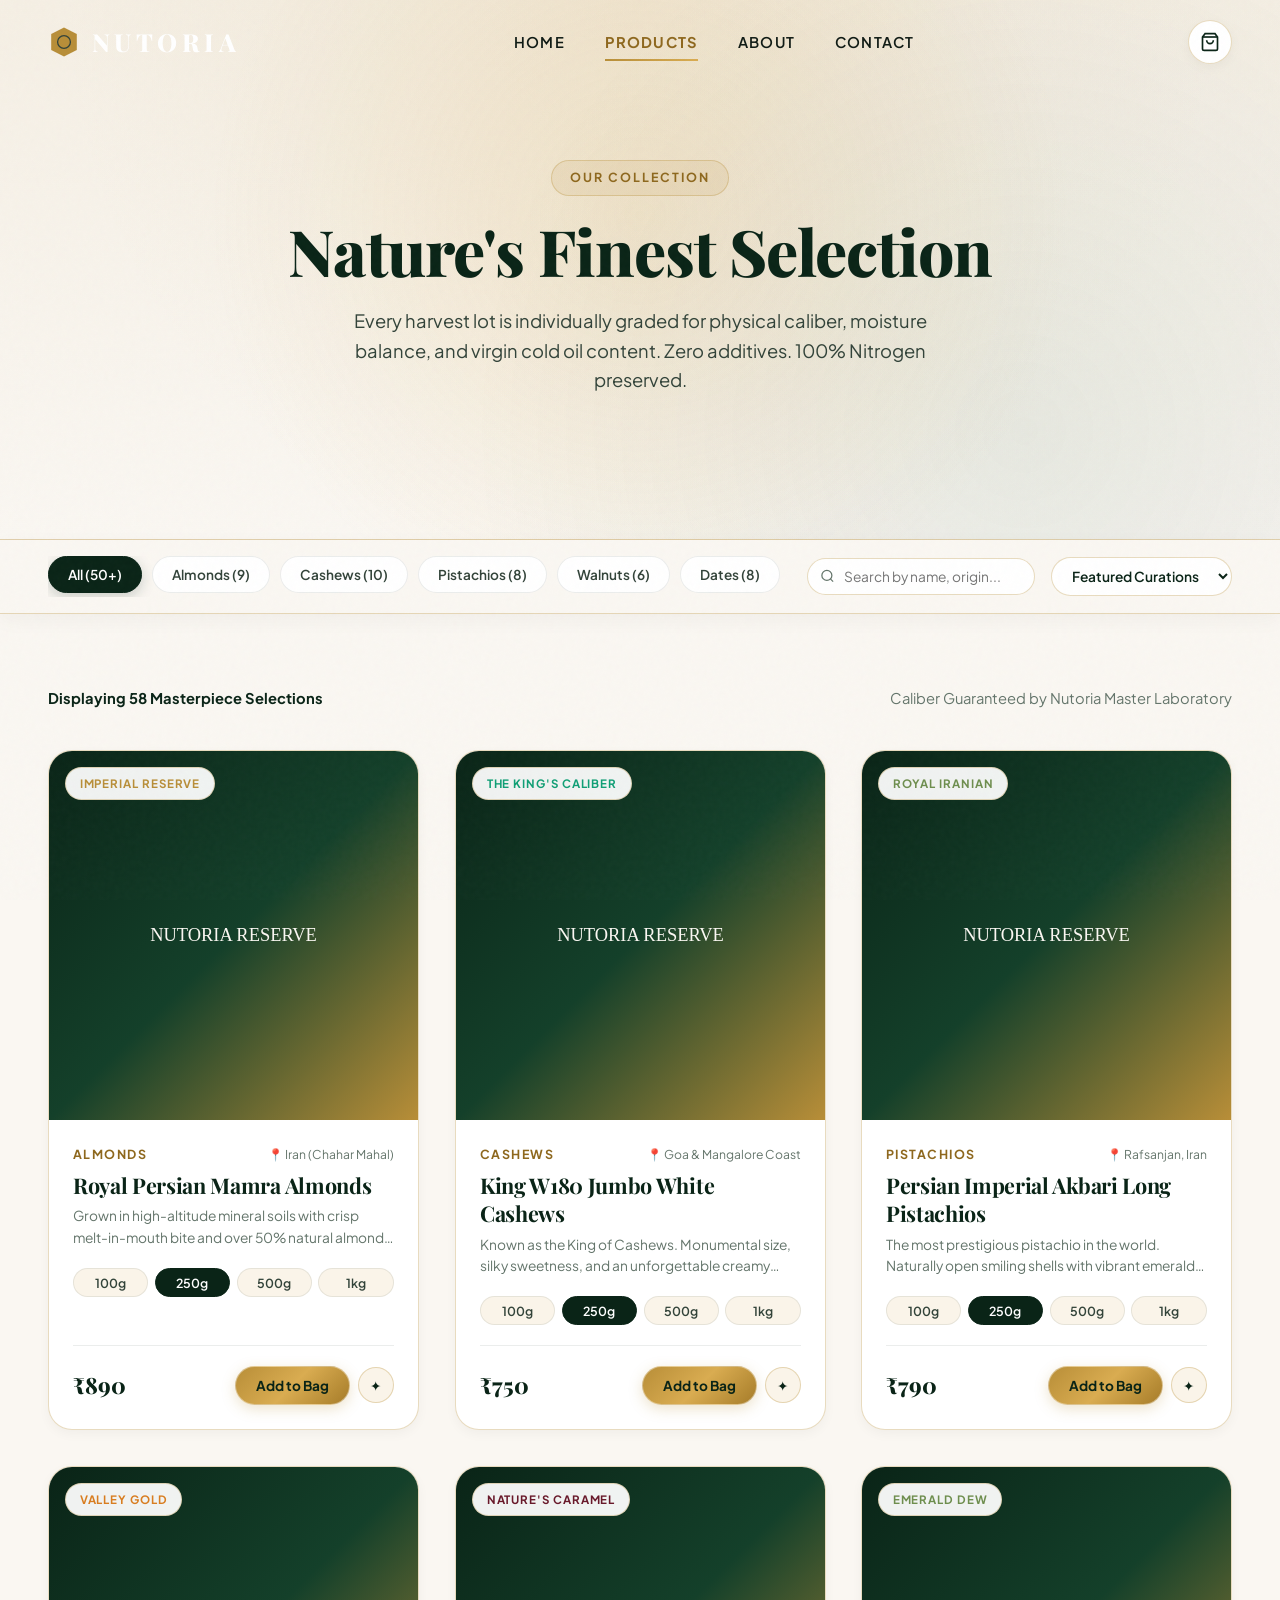
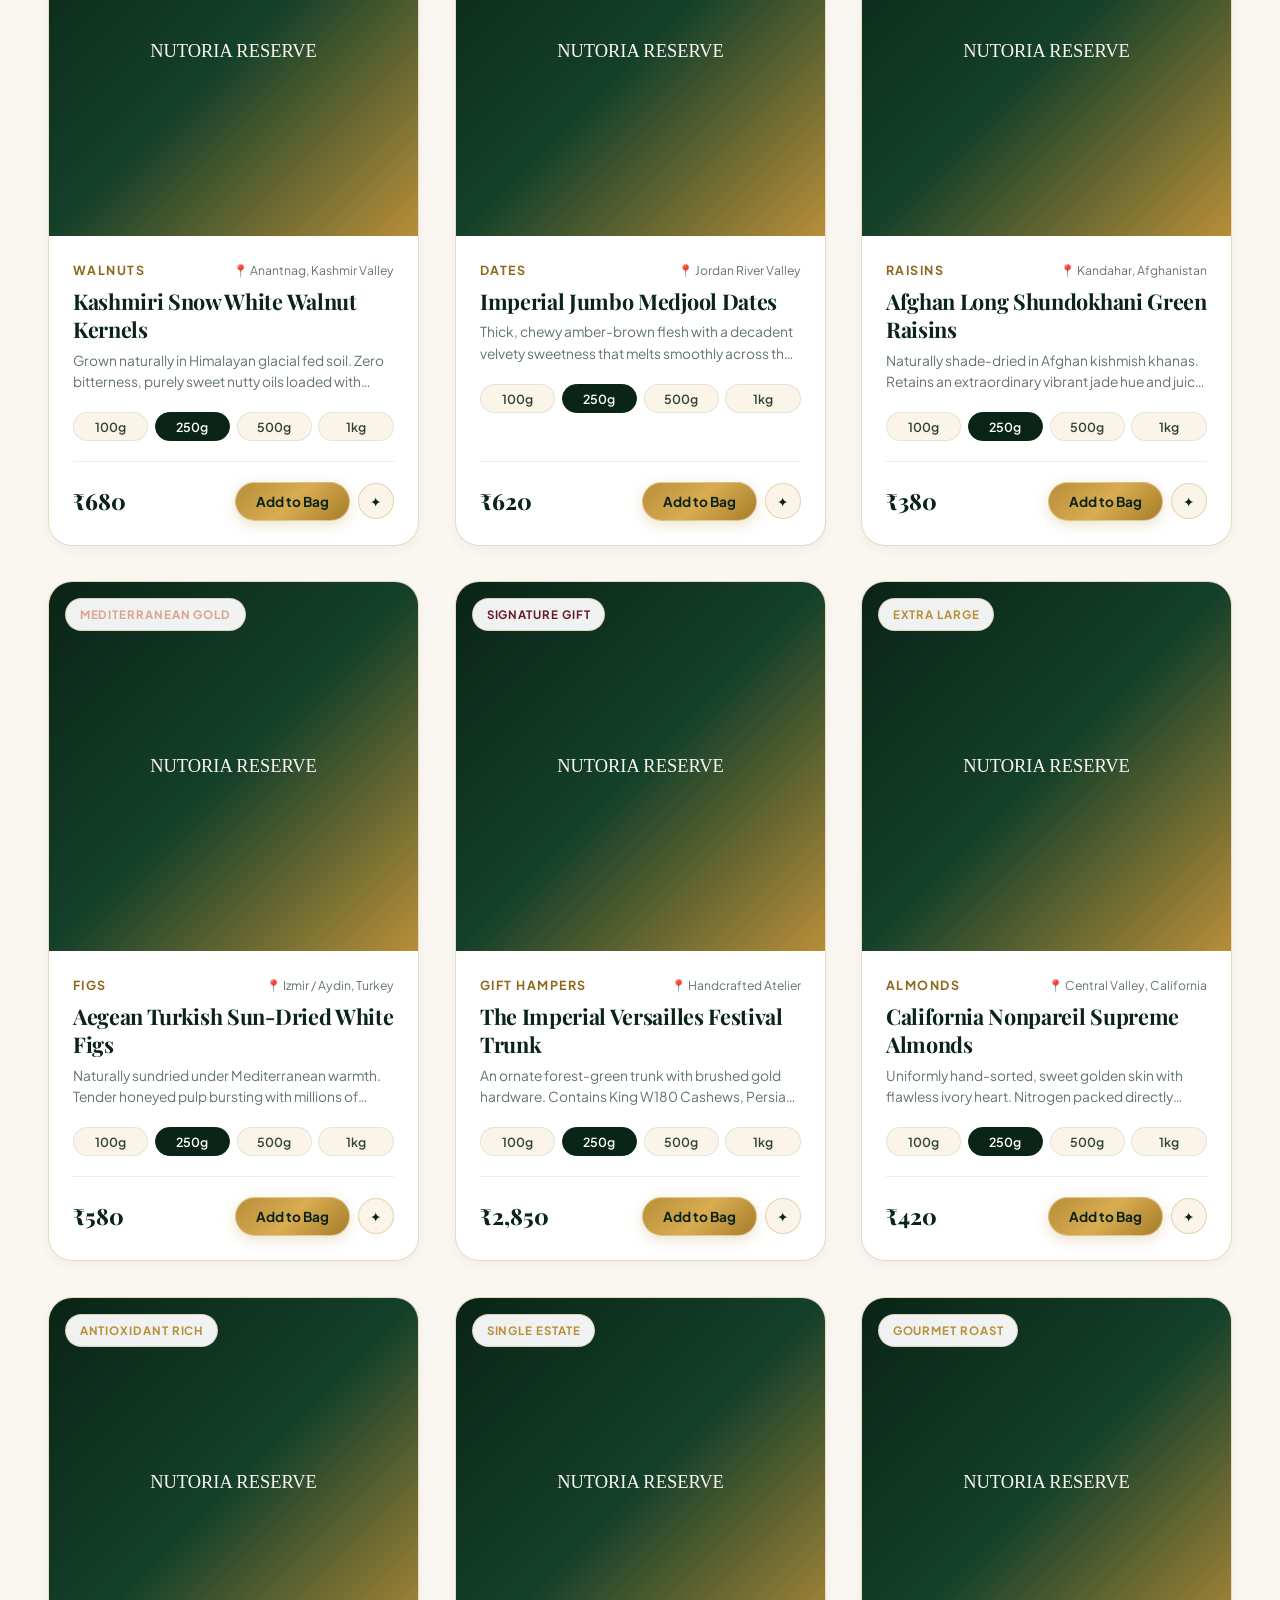
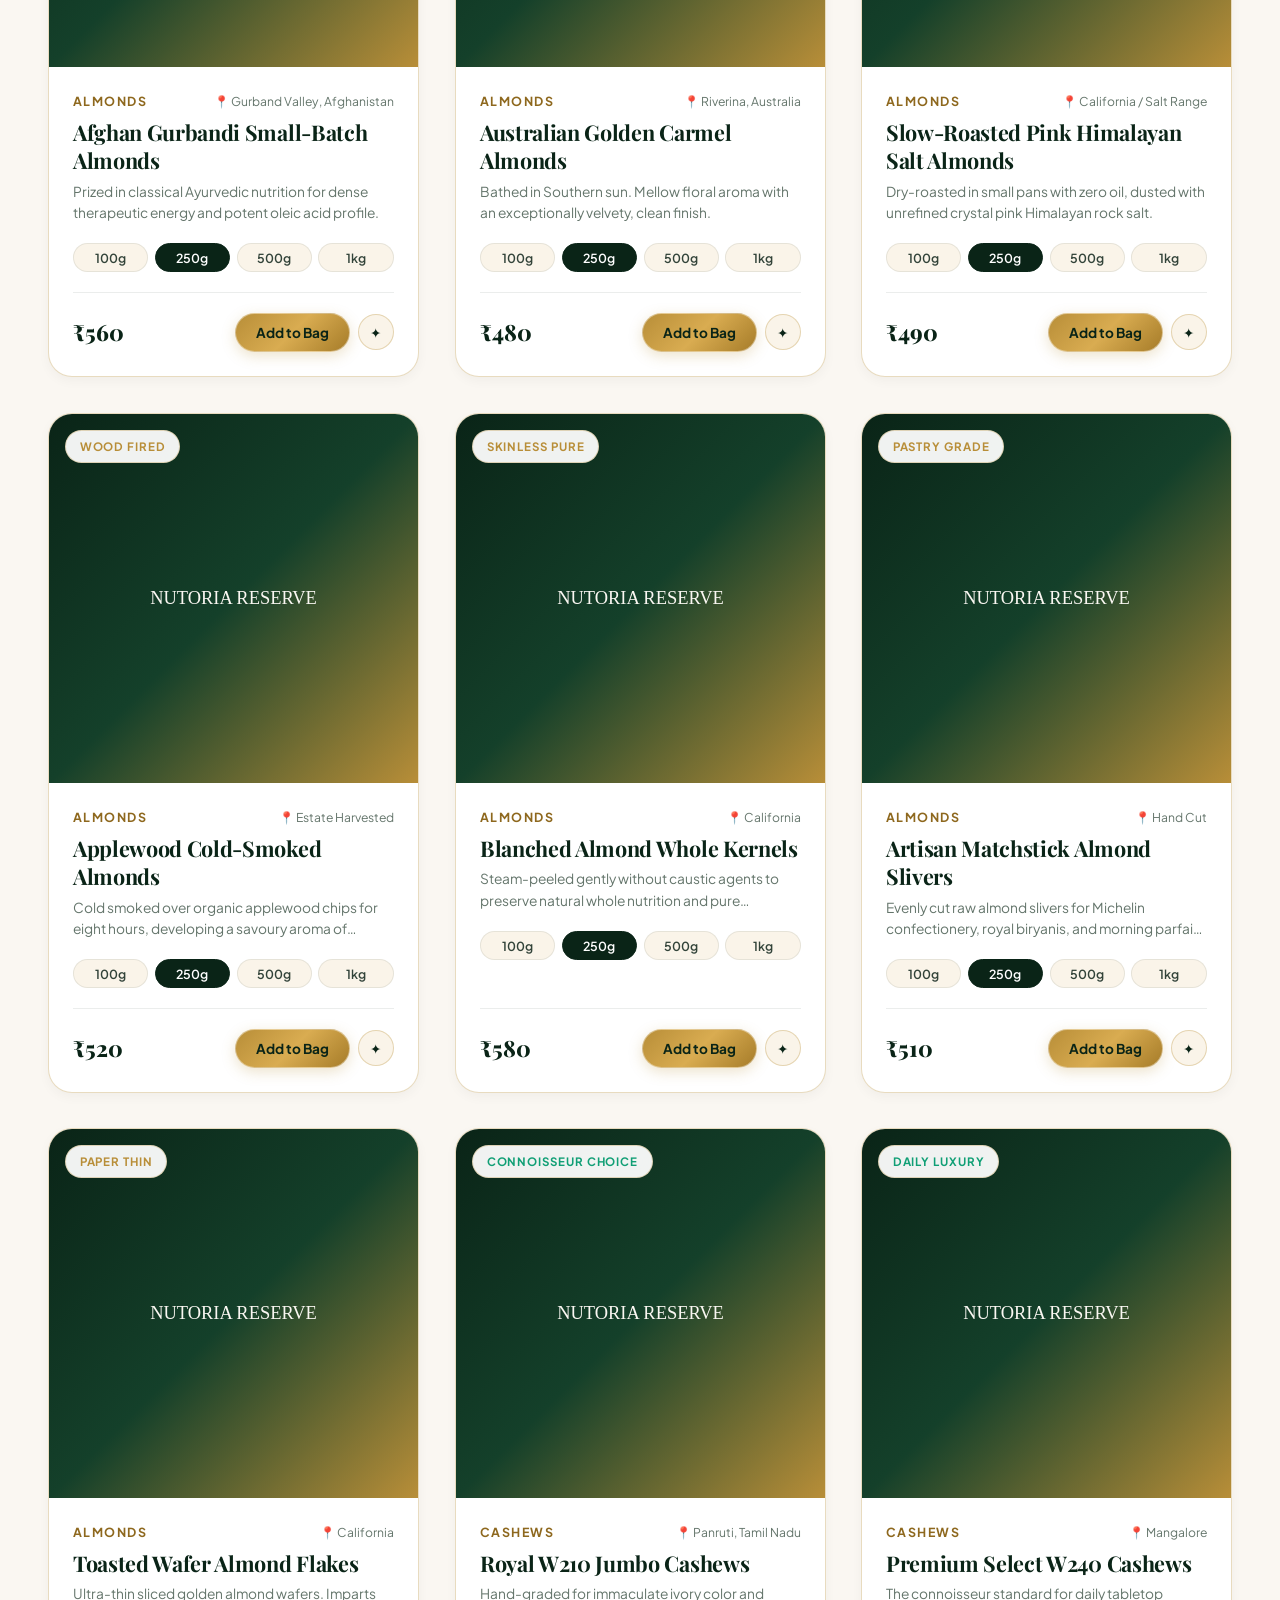
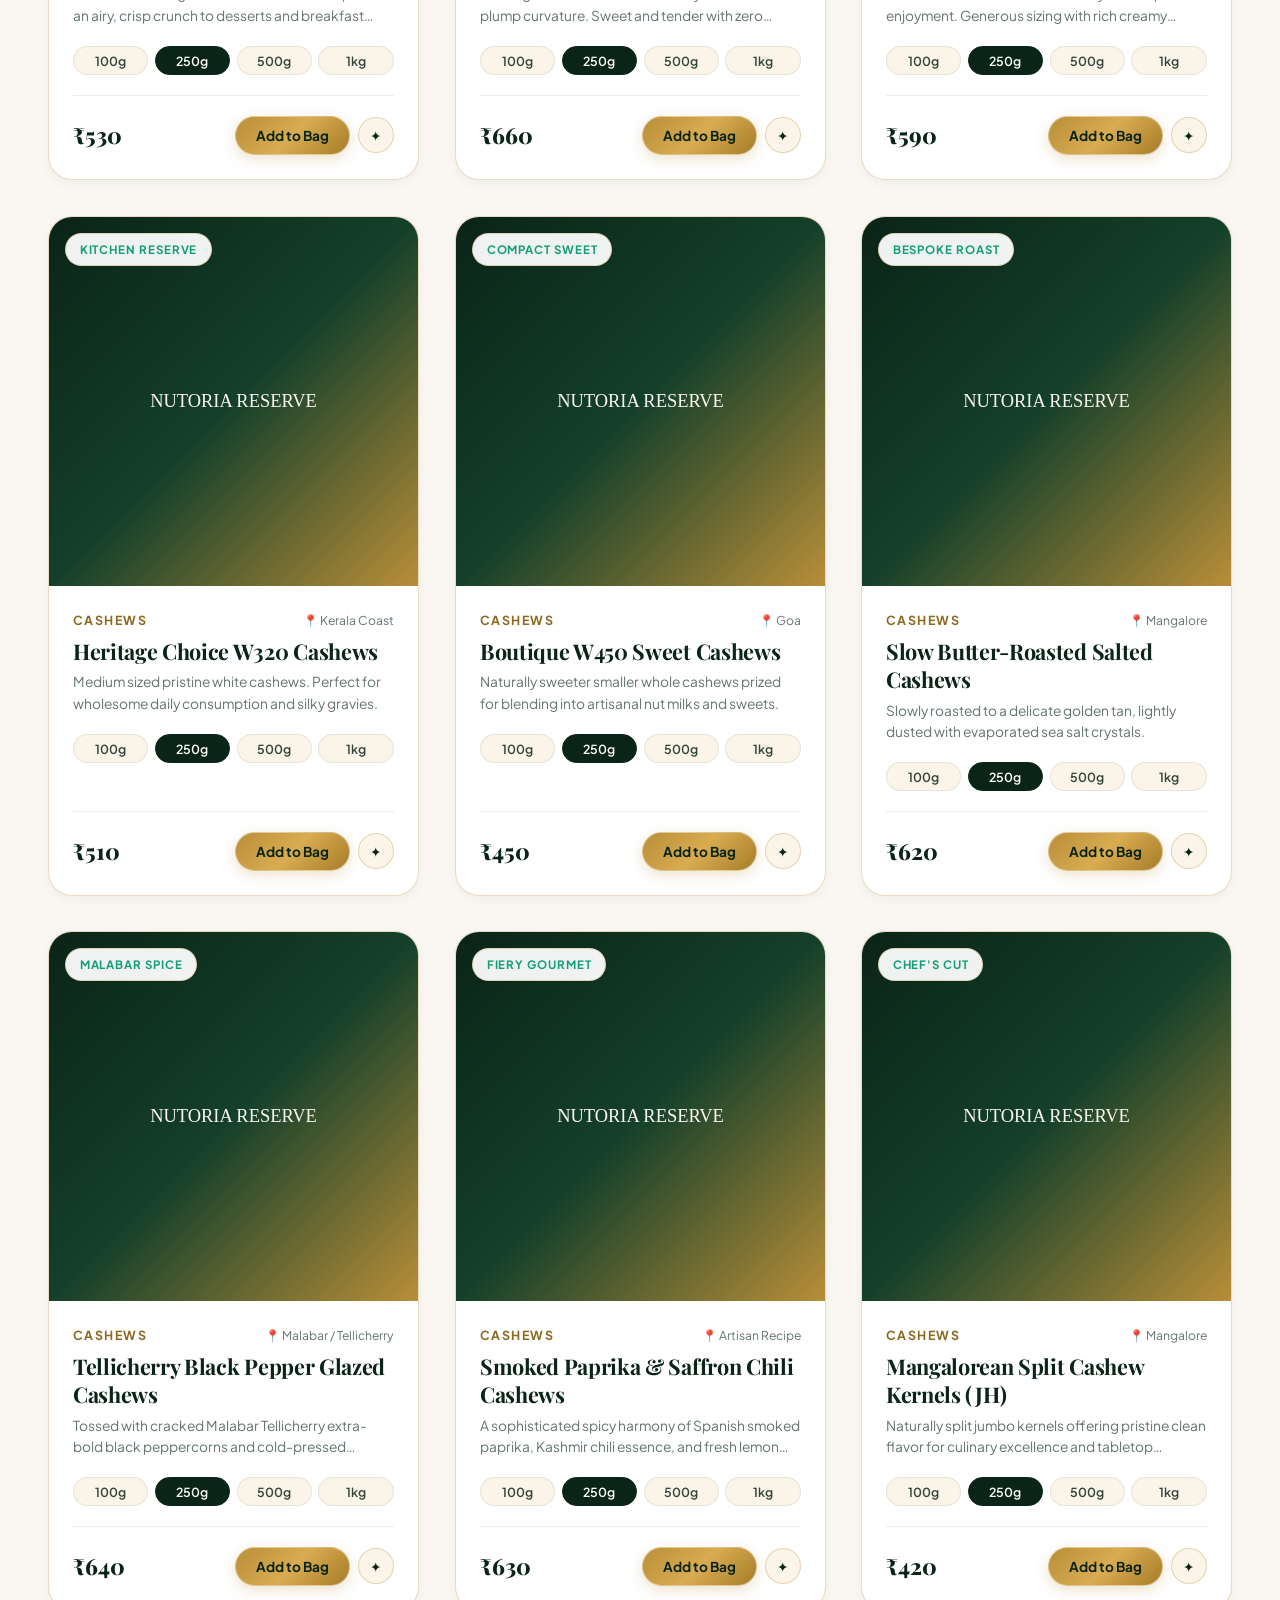
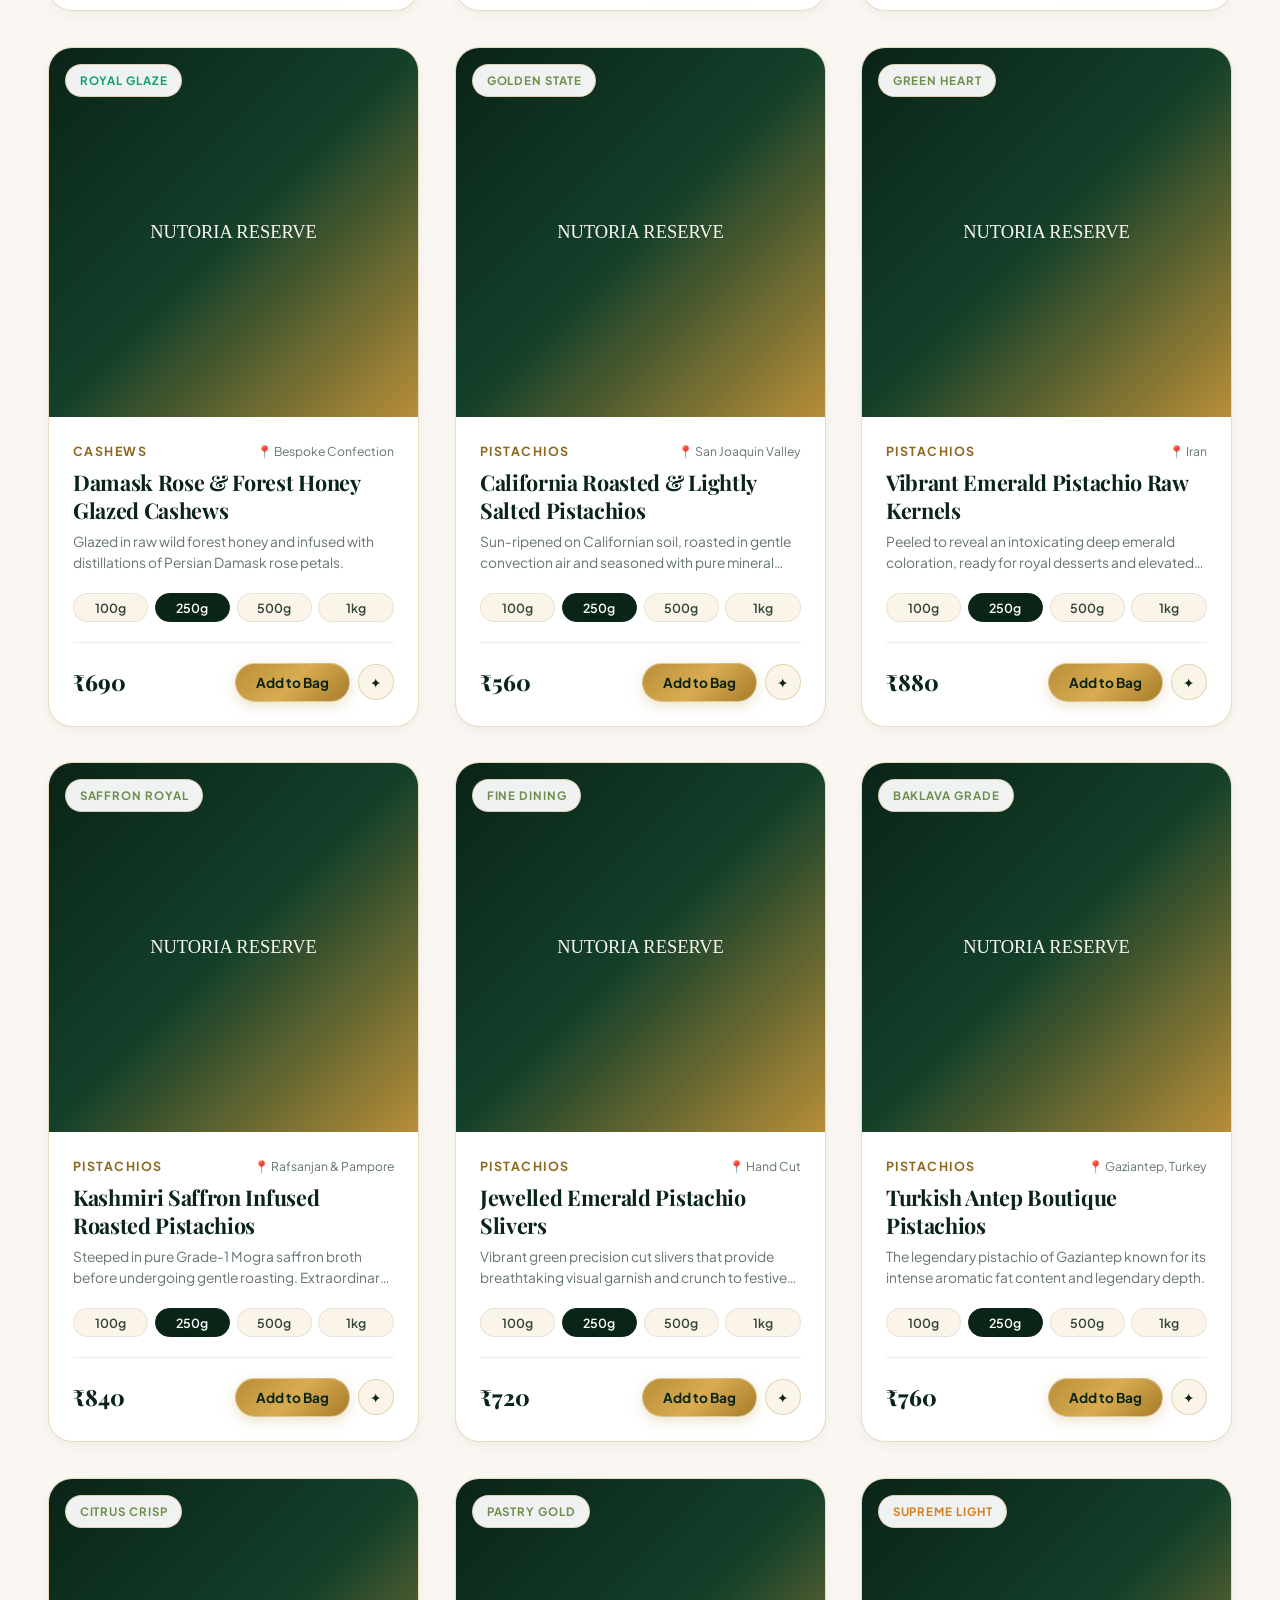
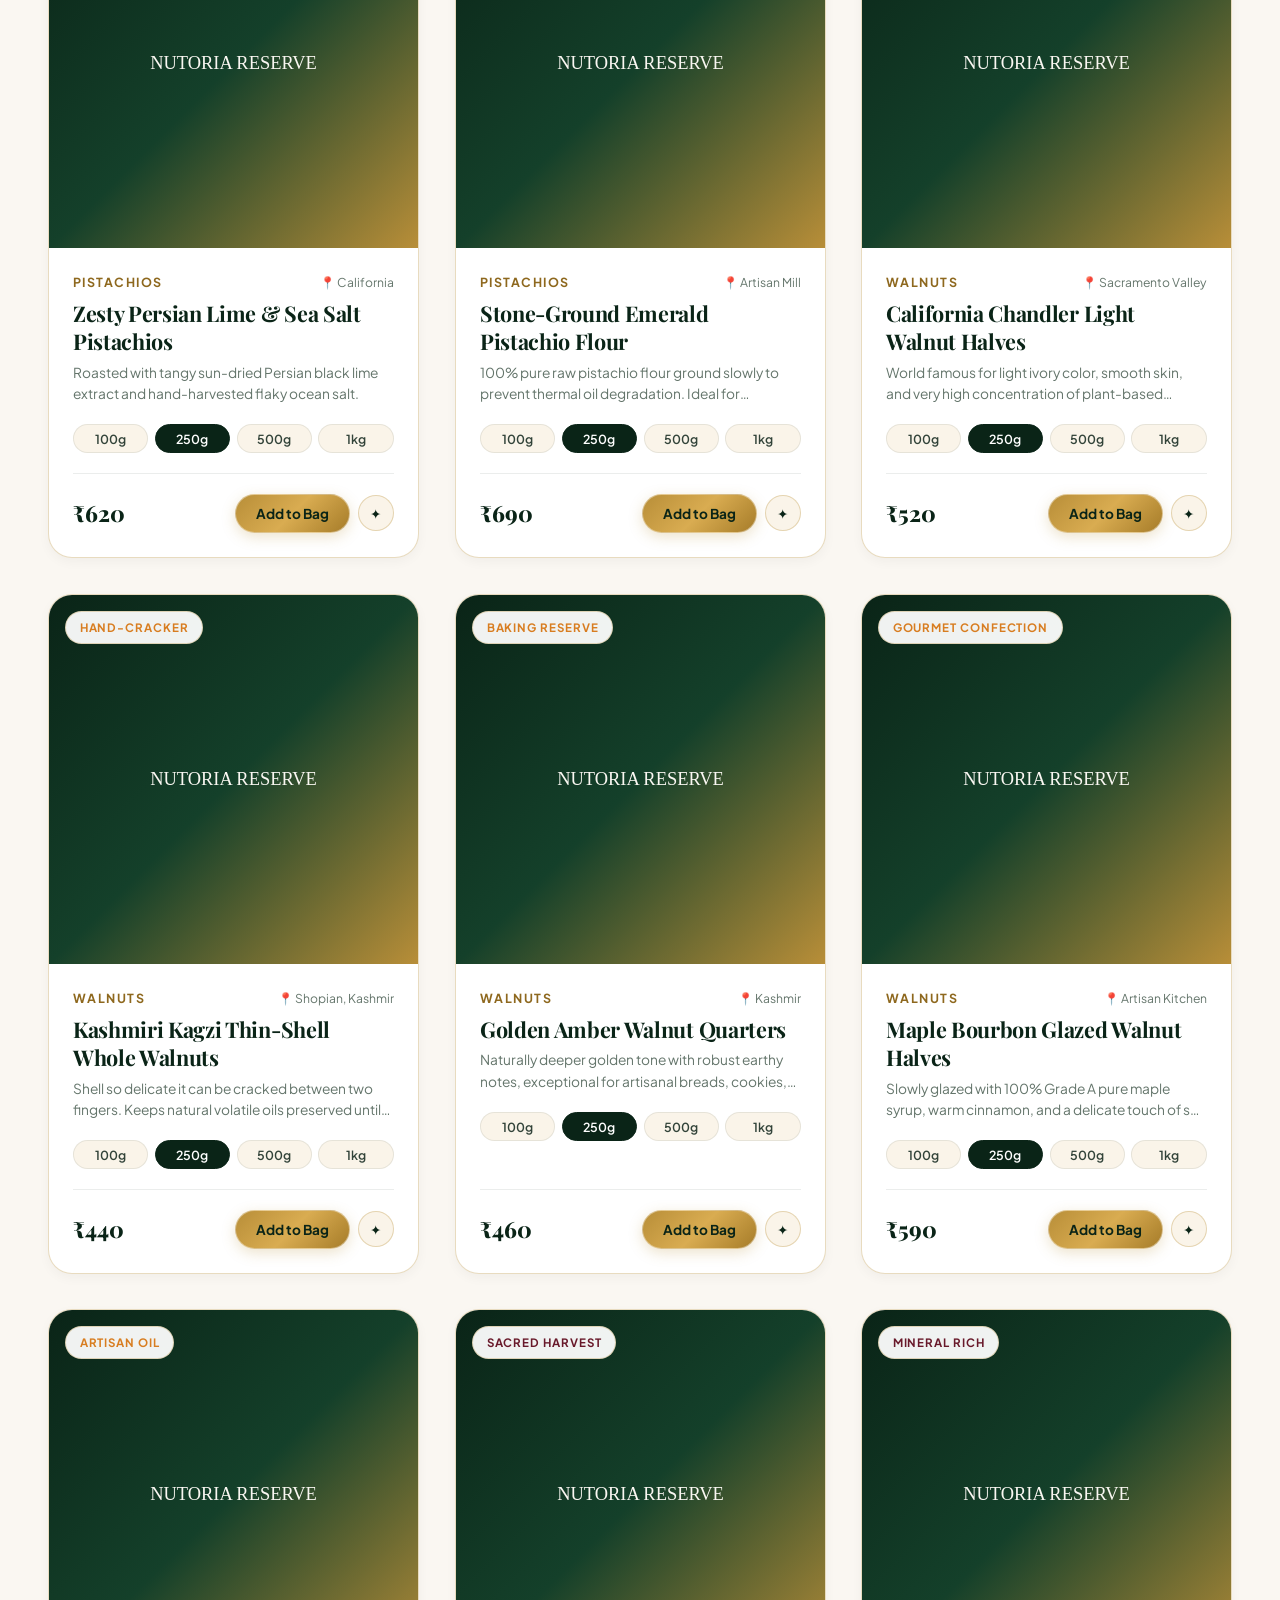
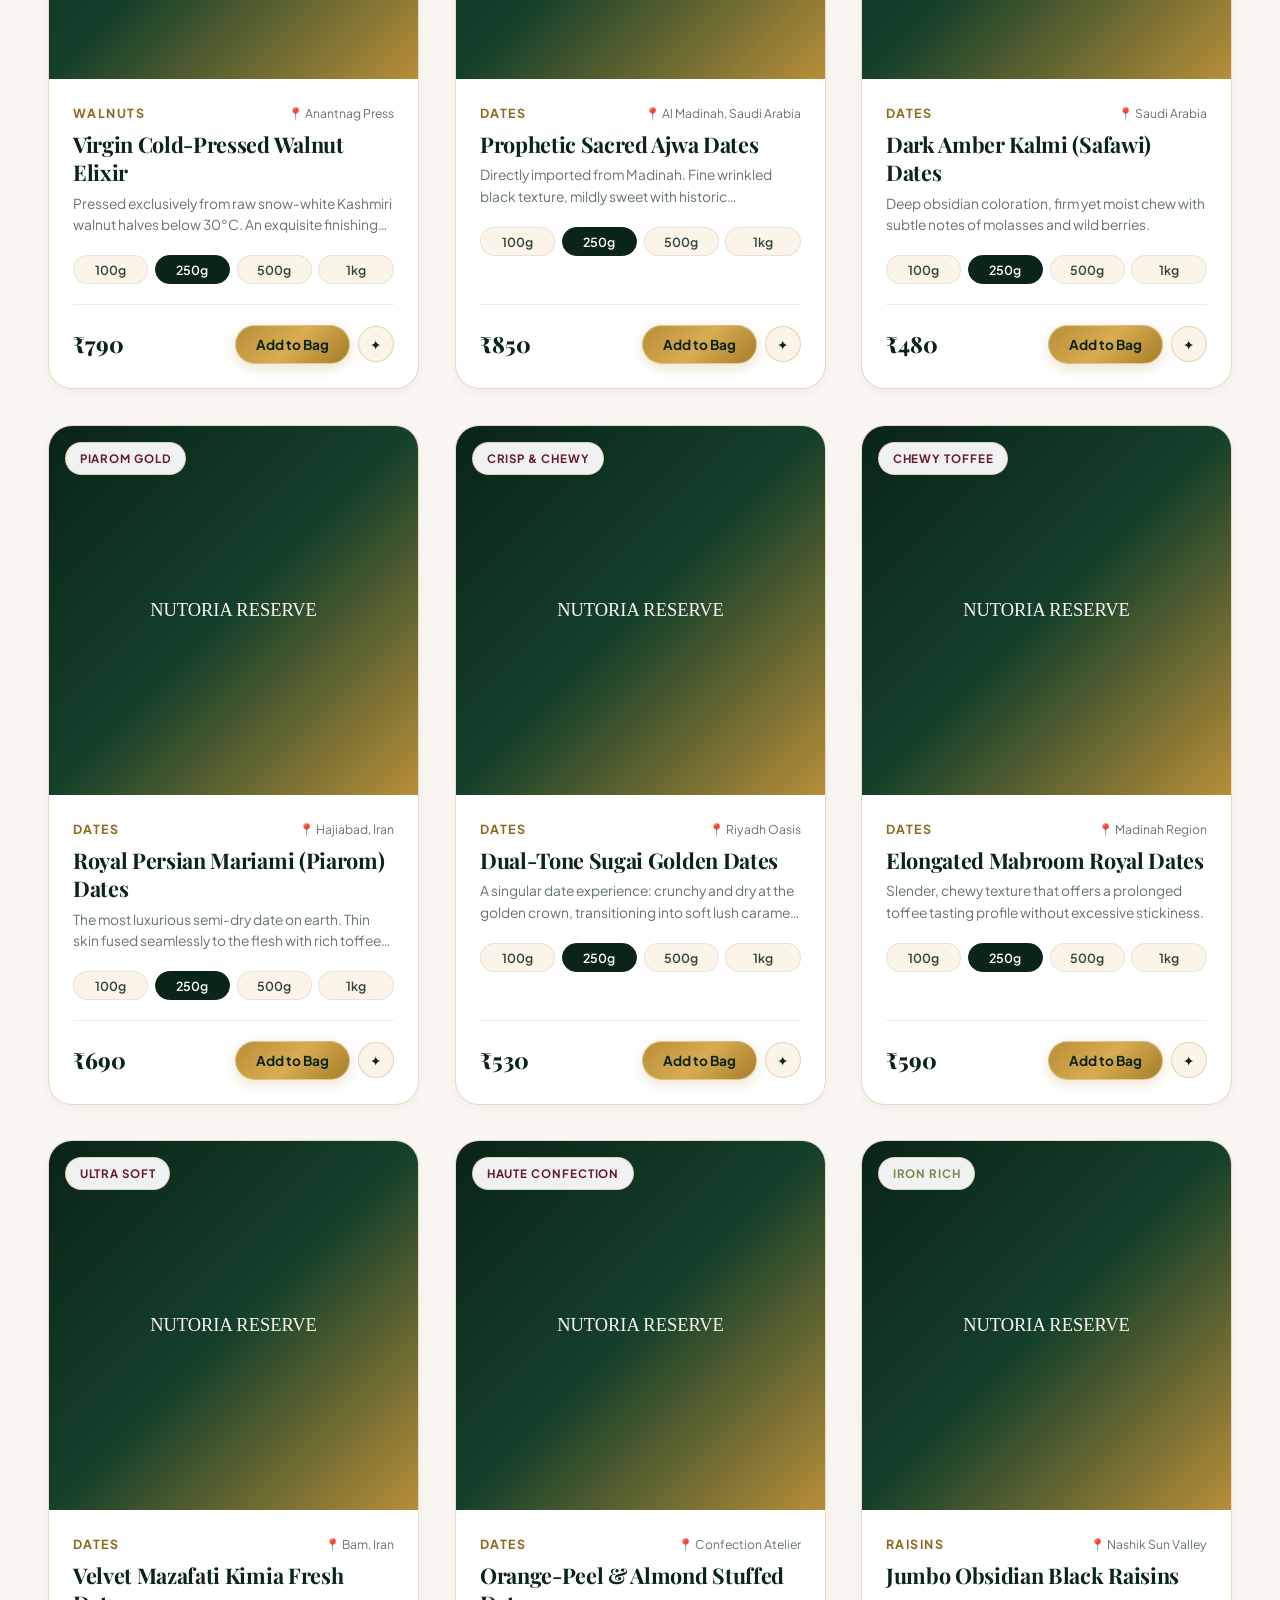
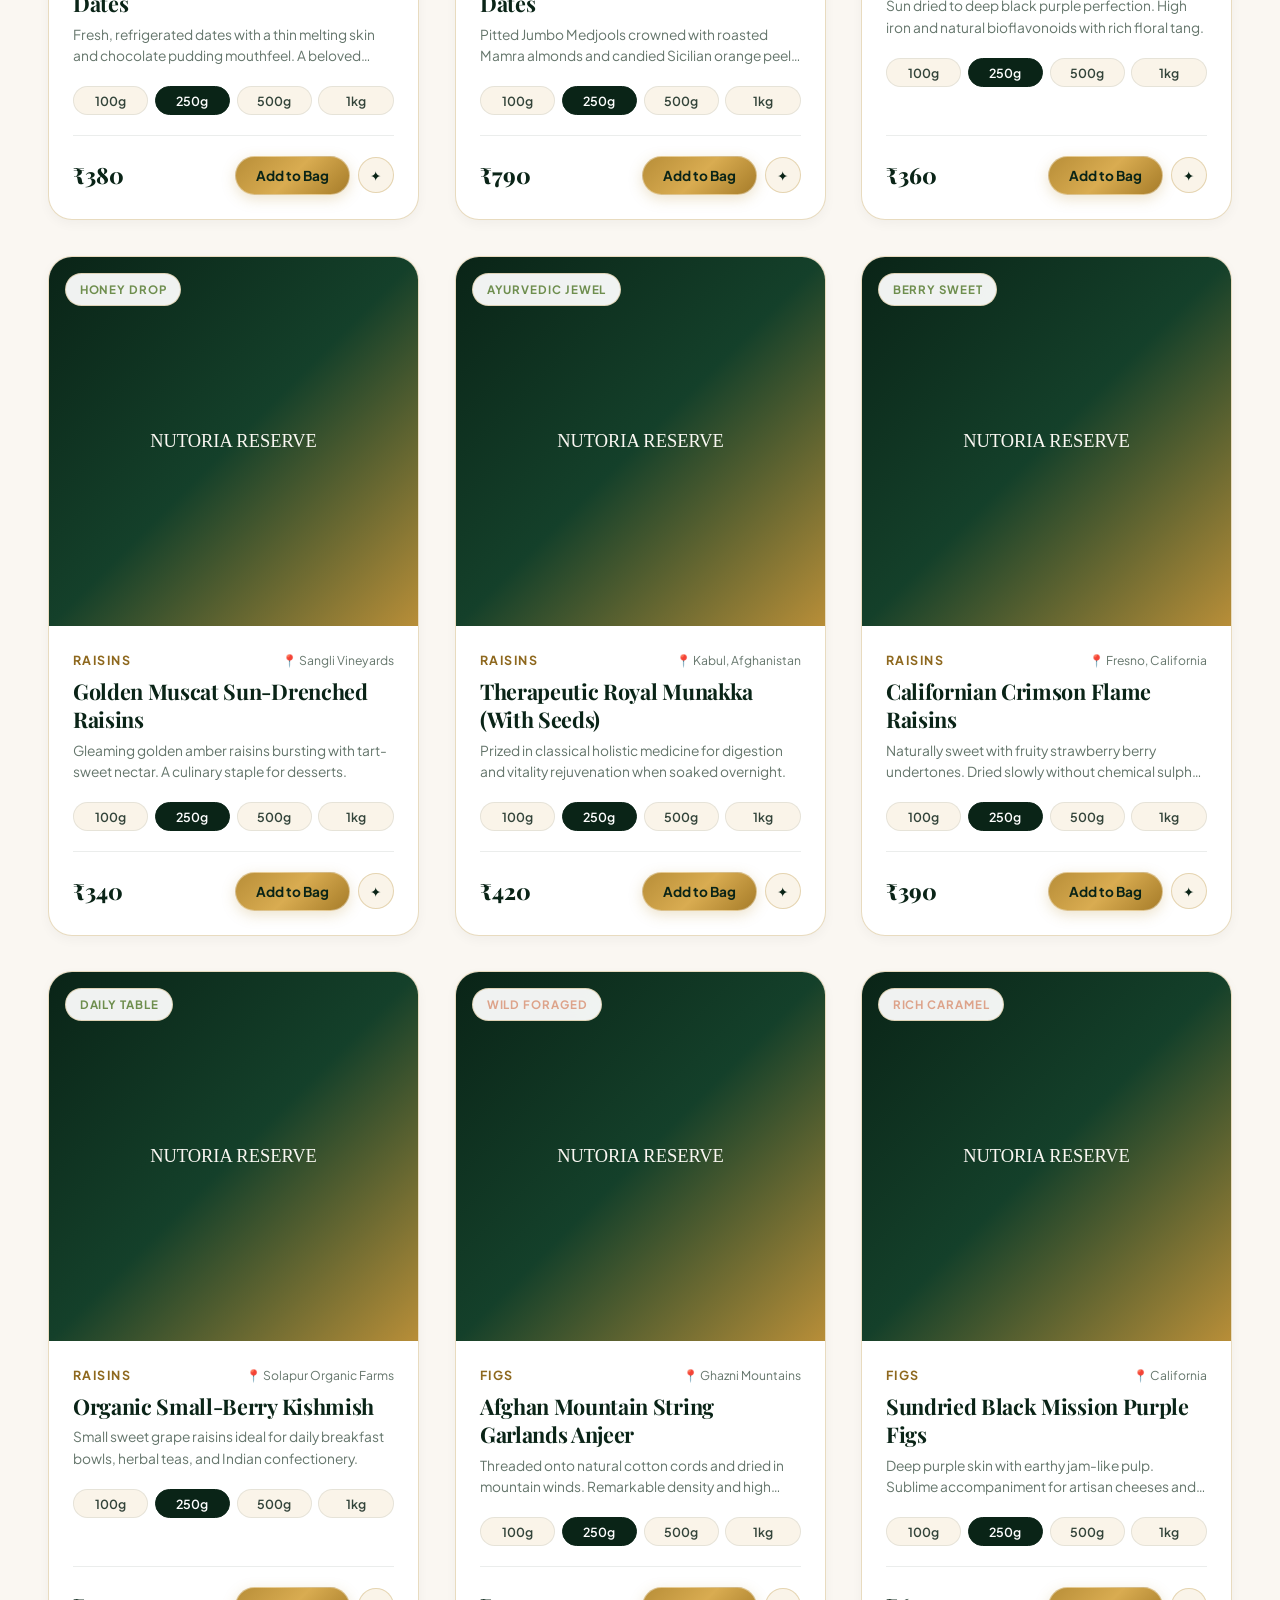
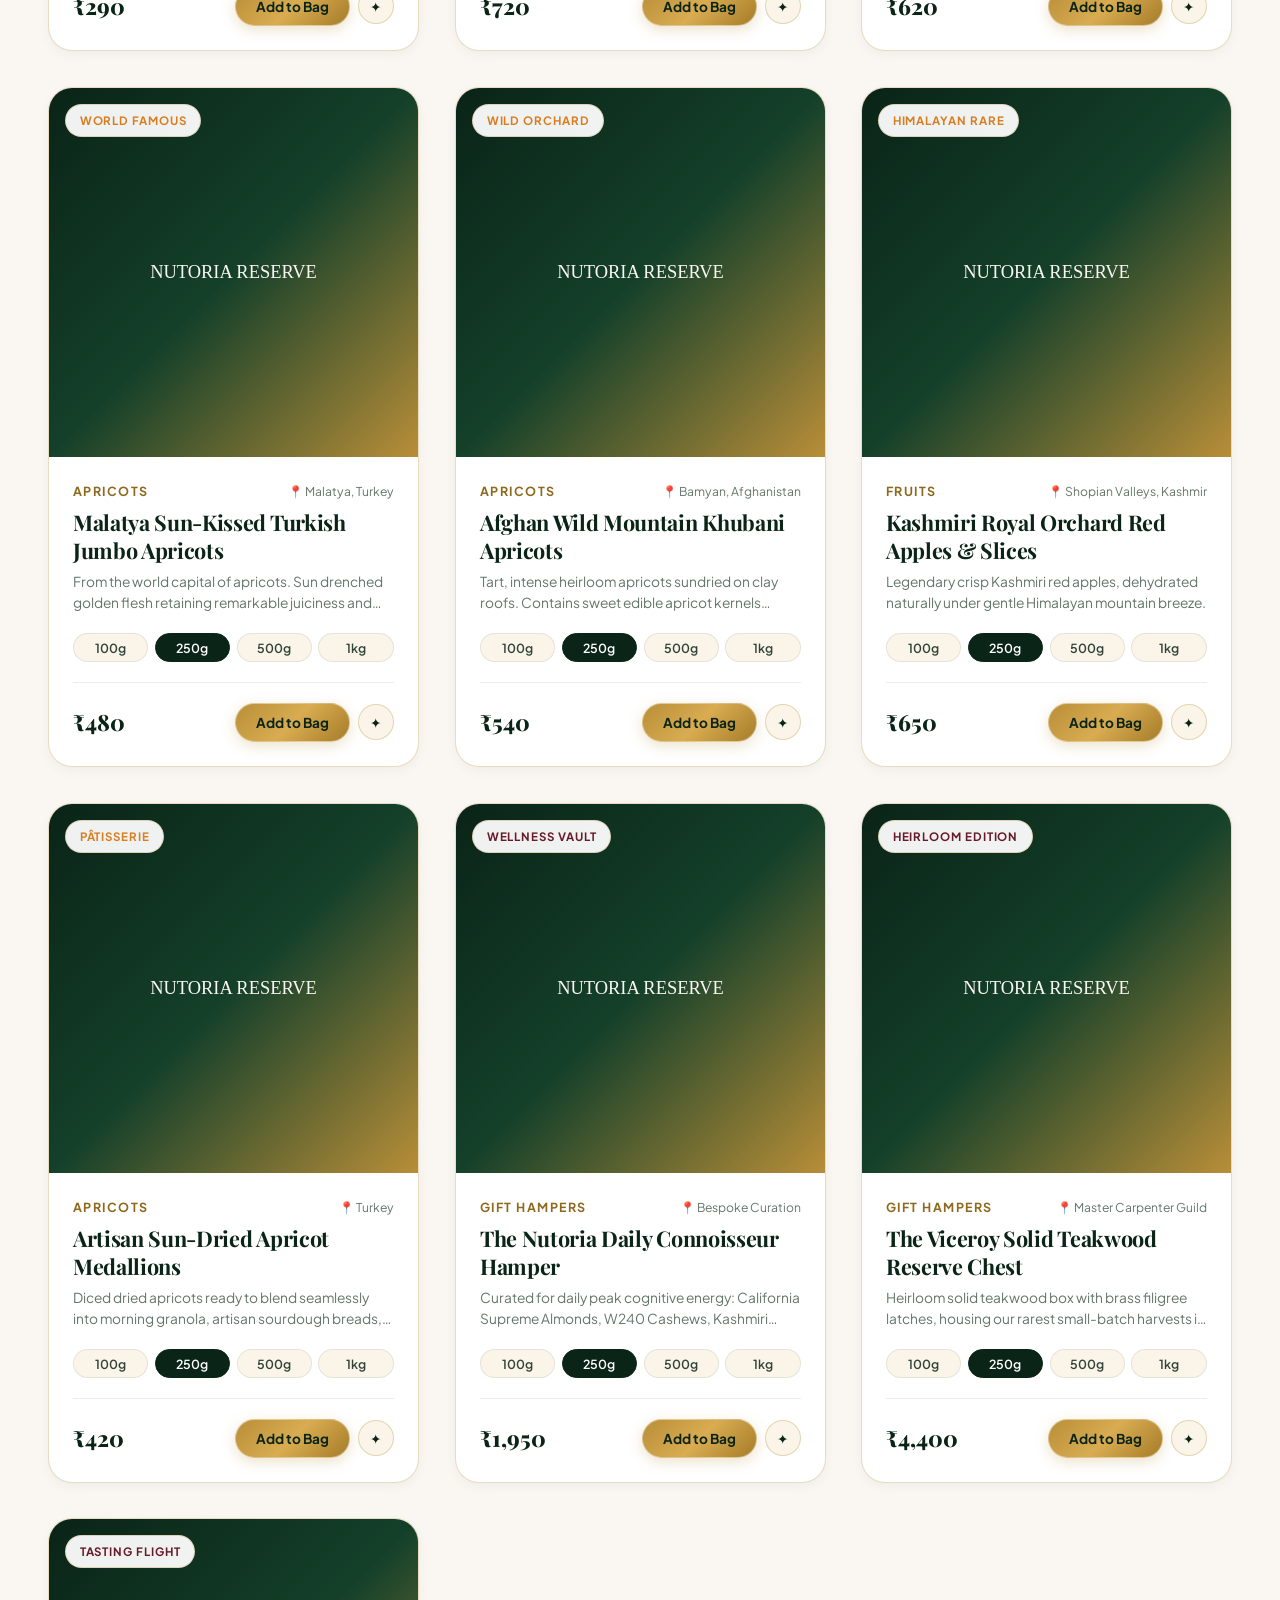
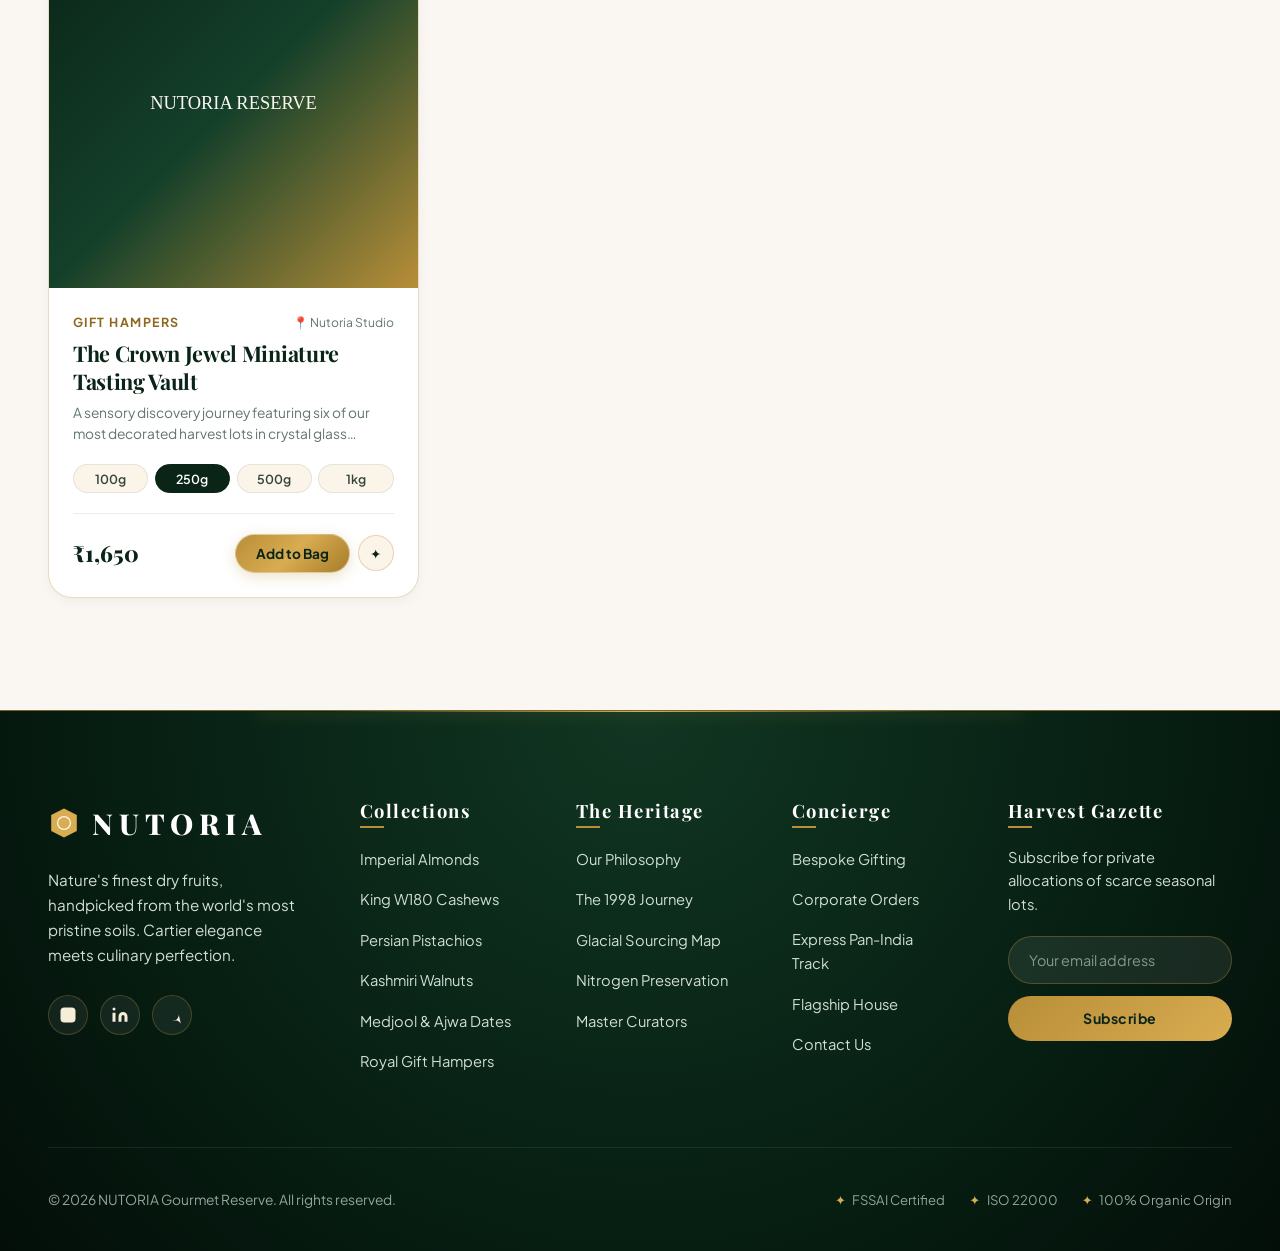
<file: products/index.html>
<!DOCTYPE html>
<html lang="en">

<head>
  <meta charset="UTF-8">
  <meta name="viewport" content="width=device-width, initial-scale=1.0">
  <title>The Nutoria Collection — 50+ Imperial Calibers & Rare Harvests</title>
  <meta name="description"
    content="Explore Nutoria's 50+ imperial dry fruits and rare harvest collection. Persian Mamra almonds, King W180 cashews, Akbari pistachios, and Kashmiri walnuts.">
  <link rel="canonical" href="https://nutoria.in/products/">

  <!-- Page Stylesheets (Root-Relative & Local Fallbacks) -->
  <link rel="stylesheet" href="/css/base.css">
  <link rel="stylesheet" href="/css/loader.css">
  <link rel="stylesheet" href="/css/navbar.css">
  <link rel="stylesheet" href="/css/footer.css">
  <link rel="stylesheet" href="/css/cart.css">
  <link rel="stylesheet" href="/css/products.css">
  <script>
    // Subfolder fallback for VS Code Live Server if served from parent folder
    (function () {
      var path = window.location.pathname;
      if (path.indexOf('/products') > 0) {
        var baseDir = path.substring(0, path.indexOf('/products'));
        document.querySelectorAll('link[rel="stylesheet"]').forEach(function (l) {
          var href = l.getAttribute('href');
          if (href && href.startsWith('/css/')) {
            var fallback = document.createElement('link');
            fallback.rel = 'stylesheet';
            fallback.href = baseDir + href;
            document.head.appendChild(fallback);
          }
        });
      }
    })();
  </script>
</head>

<body>

  <!-- 1. Signature Splash Loader -->
  <div id="global-loader" aria-hidden="true">
    <div class="loader-inner">
      <div class="loader-crest">
        <svg viewBox="0 0 100 100">
          <defs>
            <linearGradient id="loaderGoldGrad" x1="0%" y1="0%" x2="100%" y2="100%">
              <stop offset="0%" stop-color="#FAF7F2" />
              <stop offset="50%" stop-color="#D9AC51" />
              <stop offset="100%" stop-color="#B88E38" />
            </linearGradient>
          </defs>
          <polygon points="50,5 90,25 90,75 50,95 10,75 10,25" />
          <circle cx="50" cy="50" r="22" stroke="url(#loaderGoldGrad)" />
          <path d="M50 30 L50 70 M30 50 L70 50" stroke="url(#loaderGoldGrad)" />
        </svg>
      </div>
      <div class="loader-logo">NUTORIA</div>
      <div class="loader-tagline">Nature's Finest • Perfectly Crafted</div>
      <div class="loader-progress-track">
        <div class="loader-progress-bar"></div>
      </div>
    </div>
  </div>

  <!-- 2. Master Glassmorphic Header -->
  <header class="site-header" id="site-header">
    <div class="container nav-container">
      <a href="/" class="brand-logo" aria-label="Nutoria Home">
        <div class="brand-crest">
          <svg viewBox="0 0 100 100">
            <polygon points="50,5 90,25 90,75 50,95 10,75 10,25" />
            <circle cx="50" cy="50" r="20" fill="none" stroke="currentColor" stroke-width="4" />
          </svg>
        </div>
        <span class="brand-name">NUTORIA</span>
      </a>

      <nav class="desktop-nav" aria-label="Main Navigation">
        <a href="/" class="nav-link">Home</a>
        <a href="/products/" class="nav-link active">Products</a>
        <a href="/about/" class="nav-link">About</a>
        <a href="/contact/" class="nav-link">Contact</a>
      </nav>

      <div class="nav-actions">
        <button type="button" class="cart-toggle-btn" aria-label="Open Shopping Bag">
          <svg viewBox="0 0 24 24">
            <path d="M6 2L3 6v14a2 2 0 0 0 2 2h14a2 2 0 0 0 2-2V6l-3-4z"></path>
            <line x1="3" y1="6" x2="21" y2="6"></line>
            <path d="M16 10a4 4 0 0 1-8 0"></path>
          </svg>
          <span class="cart-badge">0</span>
        </button>

        <button type="button" class="menu-toggle-btn" aria-label="Toggle Navigation Menu">
          <span></span>
          <span></span>
          <span></span>
        </button>
      </div>
    </div>
  </header>

  <!-- Mobile Drawer -->
  <div class="mobile-nav-backdrop"></div>
  <div class="mobile-nav-drawer" role="dialog" aria-modal="true">
    <div class="mobile-nav-links">
      <a href="/" class="mobile-nav-link">Home <span>01</span></a>
      <a href="/products/" class="mobile-nav-link active">Products <span>02</span></a>
      <a href="/about/" class="mobile-nav-link">About <span>03</span></a>
      <a href="/contact/" class="mobile-nav-link">Contact <span>04</span></a>
    </div>
    <div class="mobile-nav-footer">
      <div class="mobile-nav-contact">
        Direct Concierge Line:
        <a href="tel:+919820012345">+91 98200 12345</a>
        <a href="mailto:concierge@nutoria.in">concierge@nutoria.in</a>
      </div>
    </div>
  </div>

  <main id="main-content">
    <!-- PAGE 2 — EDITORIAL TEXT HERO (60VH, NO IMAGE) -->
    <section class="catalog-hero" aria-label="Products Collection Overview">
      <div class="container">
        <div class="catalog-hero-inner reveal revealed">
          <!-- <nav class="breadcrumb-nav" aria-label="Breadcrumb">
            <a href="/">Home</a>
            <span>/</span>
            <span>Products</span>
          </nav> -->

          <div class="eyebrow-pill">Our Collection</div>
          <h1 class="catalog-title">Nature's Finest Selection</h1>
          <p class="catalog-subtitle">
            Every harvest lot is individually graded for physical caliber, moisture balance, and virgin cold oil
            content.
            Zero additives. 100% Nitrogen preserved.
          </p>

          <!-- <div class="catalog-stats-row">
            <div class="catalog-stat-pill"><span>✦</span> 50+ Rare Products</div>
            <div class="catalog-stat-pill"><span>✦</span> 8 Signature Categories</div>
            <div class="catalog-stat-pill"><span>✦</span> Pan-India White-Glove Delivery</div>
          </div> -->
        </div>
      </div>
    </section>

    <!-- STICKY FILTER BAR -->
    <div class="filter-bar-sticky">
      <div class="container">
        <div class="filter-bar-content">
          <!-- Category Tabs -->
          <div class="category-tabs-scroll" role="tablist" aria-label="Product Categories">
            <button type="button" class="cat-tab-btn active" data-category="all">All (50+)</button>
            <button type="button" class="cat-tab-btn" data-category="almonds">Almonds (9)</button>
            <button type="button" class="cat-tab-btn" data-category="cashews">Cashews (10)</button>
            <button type="button" class="cat-tab-btn" data-category="pistachios">Pistachios (8)</button>
            <button type="button" class="cat-tab-btn" data-category="walnuts">Walnuts (6)</button>
            <button type="button" class="cat-tab-btn" data-category="dates">Dates (8)</button>
            <button type="button" class="cat-tab-btn" data-category="raisins">Raisins (6)</button>
            <button type="button" class="cat-tab-btn" data-category="figs">Figs (3)</button>
            <button type="button" class="cat-tab-btn" data-category="apricots">Fruits & Apricots (4)</button>
            <button type="button" class="cat-tab-btn" data-category="gift-packs">Gift Packs (4)</button>
          </div>

          <!-- Live Search & Sort -->
          <div class="filter-controls-right">
            <div class="search-box">
              <svg viewBox="0 0 24 24" fill="none" stroke-width="2">
                <circle cx="11" cy="11" r="8"></circle>
                <line x1="21" y1="21" x2="16.65" y2="16.65"></line>
              </svg>
              <input type="text" id="catalog-search-input" placeholder="Search by name, origin..."
                aria-label="Search catalog">
            </div>

            <div class="sort-select-box">
              <select id="catalog-sort-select" aria-label="Sort products">
                <option value="featured">Featured Curations</option>
                <option value="price-low">Price: Low to High</option>
                <option value="price-high">Price: High to Low</option>
                <option value="rating">Highest Rated</option>
              </select>
            </div>
          </div>
        </div>
      </div>
    </div>

    <!-- CATALOG GRID -->
    <section class="catalog-main" aria-label="Product Catalog">
      <div class="container">
        <div class="catalog-info-bar">
          <div class="catalog-results-count" id="catalog-results-counter">
            Displaying 50+ Masterpiece Selections
          </div>
          <div>Caliber Guaranteed by Nutoria Master Laboratory</div>
        </div>

        <div class="catalog-grid" id="catalog-products-grid">
          <!-- Dynamically populated from data.js via products.js -->
        </div>
      </div>
    </section>
  </main>

  <!-- MASTER FOOTER -->
  <footer class="site-footer" id="site-footer">
    <div class="container">
      <div class="footer-top">
        <div class="footer-brand">
          <div class="footer-logo">
            <svg class="footer-crest" viewBox="0 0 100 100">
              <polygon points="50,5 90,25 90,75 50,95 10,75 10,25" />
              <circle cx="50" cy="50" r="20" fill="none" stroke="currentColor" stroke-width="4" />
            </svg>
            <div class="footer-title">NUTORIA</div>
          </div>
          <p class="footer-tagline">
            Nature's finest dry fruits, handpicked from the world's most pristine soils. Cartier elegance meets culinary
            perfection.
          </p>
          <div class="footer-socials">
            <a href="https://instagram.com" class="social-link" target="_blank" rel="noopener" aria-label="Instagram">
              <svg viewBox="0 0 24 24">
                <rect x="2" y="2" width="20" height="20" rx="5" ry="5"></rect>
                <path d="M16 11.37A4 4 0 1 1 12.63 8 4 4 0 0 1 16 11.37z"></path>
                <line x1="17.5" y1="6.5" x2="17.51" y2="6.5"></line>
              </svg>
            </a>
            <a href="https://linkedin.com" class="social-link" target="_blank" rel="noopener" aria-label="LinkedIn">
              <svg viewBox="0 0 24 24">
                <path d="M16 8a6 6 0 0 1 6 6v7h-4v-7a2 2 0 0 0-2-2 2 2 0 0 0-2 2v7h-4v-7a6 6 0 0 1 6-6z"></path>
                <rect x="2" y="9" width="4" height="12"></rect>
                <circle cx="4" cy="4" r="2"></circle>
              </svg>
            </a>
            <a href="https://whatsapp.com" class="social-link" target="_blank" rel="noopener" aria-label="WhatsApp">
              <svg viewBox="0 0 24 24">
                <path
                  d="M21 11.5a8.38 8.38 0 0 1-.9 3.8 8.5 8.5 0 0 1-7.6 4.7 8.38 8.38 0 0 1 3.8-.9h.5a8.48 8.48 0 0 1 8 8v.5z">
                </path>
              </svg>
            </a>
          </div>
        </div>

        <div>
          <h4 class="footer-col-title">Collections</h4>
          <ul class="footer-links">
            <li class="footer-link-item"><a href="/products/">Imperial Almonds</a></li>
            <li class="footer-link-item"><a href="/products/">King W180 Cashews</a></li>
            <li class="footer-link-item"><a href="/products/">Persian Pistachios</a></li>
            <li class="footer-link-item"><a href="/products/">Kashmiri Walnuts</a></li>
            <li class="footer-link-item"><a href="/products/">Medjool & Ajwa Dates</a></li>
            <li class="footer-link-item"><a href="/products/">Royal Gift Hampers</a></li>
          </ul>
        </div>

        <div>
          <h4 class="footer-col-title">The Heritage</h4>
          <ul class="footer-links">
            <li class="footer-link-item"><a href="/about/">Our Philosophy</a></li>
            <li class="footer-link-item"><a href="/about/">The 1998 Journey</a></li>
            <li class="footer-link-item"><a href="/about/">Glacial Sourcing Map</a></li>
            <li class="footer-link-item"><a href="/about/">Nitrogen Preservation</a></li>
            <li class="footer-link-item"><a href="/about/">Master Curators</a></li>
          </ul>
        </div>

        <div>
          <h4 class="footer-col-title">Concierge</h4>
          <ul class="footer-links">
            <li class="footer-link-item"><a href="/contact/">Bespoke Gifting</a></li>
            <li class="footer-link-item"><a href="/contact/">Corporate Orders</a></li>
            <li class="footer-link-item"><a href="/contact/">Express Pan-India Track</a></li>
            <li class="footer-link-item"><a href="/contact/">Flagship House</a></li>
            <li class="footer-link-item"><a href="/contact/">Contact Us</a></li>
          </ul>
        </div>

        <div>
          <h4 class="footer-col-title">Harvest Gazette</h4>
          <p class="footer-newsletter-text">Subscribe for private allocations of scarce seasonal lots.</p>
          <form class="newsletter-form">
            <div class="newsletter-input-wrap">
              <input type="email" class="newsletter-input" placeholder="Your email address" required>
            </div>
            <button type="submit" class="newsletter-btn">Subscribe</button>
          </form>
        </div>
      </div>

      <div class="footer-bottom">
        <div class="footer-copy">
          © 2026 NUTORIA Gourmet Reserve. All rights reserved.
        </div>
        <div class="footer-badges">
          <div class="footer-badge-item"><span>✦</span> FSSAI Certified</div>
          <div class="footer-badge-item"><span>✦</span> ISO 22000</div>
          <div class="footer-badge-item"><span>✦</span> 100% Organic Origin</div>
        </div>
      </div>
    </div>
  </footer>

  <!-- Resilient Scripts with Fallback for Live Server -->
  <script src="/js/data.js"></script>
  <script>if (!window.NUTORIA_PRODUCTS) document.write('<script src="../js/data.js"><\/script>');</script>

  <script src="/js/core.js"></script>
  <script>if (!window.showToast) document.write('<script src="../js/core.js"><\/script>');</script>

  <script src="/js/cart.js"></script>
  <script>if (!window.NutoriaCart) document.write('<script src="../js/cart.js"><\/script>');</script>

  <script src="/js/products.js"></script>
  <script>if (!window.NutoriaCatalog) document.write('<script src="../js/products.js"><\/script>');</script>
</body>

</html>
</file>
<file: css/base.css>
/* ==========================================================================
   NUTORIA — BASE DESIGN SYSTEM & TOKENS
   Cartier Meets Michelin-Star Gourmet Luxury (Light Heritage Edition)
   ========================================================================== */

@import url('https://fonts.googleapis.com/css2?family=Playfair+Display:ital,wght@0,400;0,500;0,600;0,700;0,800;0,900;1,400;1,600;1,700&family=Plus+Jakarta+Sans:wght@300;400;500;600;700;800&display=swap');

:root {
  /* Unique Light Luxury Palette */
  --bg: #FAF7F2;                  /* Pearl Alabaster / Ivory Base */
  --bg-alt: #F4EFE6;              /* Warm Champagne Sand */
  --surface: #FFFFFF;             /* Pure Royal Porcelain */
  --surface-warm: #FAF4E9;        /* Warm Gold Tinted Surface */
  --surface-glass: rgba(255, 255, 255, 0.82);

  /* Deep Royal Accents for High Contrast */
  --dark: #0A2417;                /* Imperial Deep Forest Emerald */
  --dark-surface: #0E301F;        /* Deep Emerald Card / Dark Sections */
  --green: #14402A;               /* Regal Botanical Green */
  --green-soft: #235B3E;

  /* Signature Cartier Golds */
  --gold: #B88E38;                /* Primary Heritage Brushed Gold */
  --gold-light: #D9AC51;          /* Radiant Gold */
  --gold-pale: #F7EED8;           /* Subtle Champagne Glow */
  --gold-shimmer: #FFF7E3;        /* Highlight Lustre */
  --gold-dark: #8E681E;

  /* Exclusive Color-Coded Accents */
  --emerald-glow: #109F75;
  --saffron: #D87D20;
  --rose-gold: #DDA38A;
  --pistachio: #6E8E4E;
  --burgundy: #68192A;
  --cream-mist: #EFE7DA;

  /* High-Contrast Typography Tokens (WCAG AAA / AA Compliant) */
  --text-main: #0F1A14;           /* Deep Charcoal-Emerald for ultra-crisp reading */
  --text-body: #324339;           /* Refined botanical slate */
  --text-muted: #64756B;          /* Subtle metadata */
  --text-inverse: #FAF7F2;        /* Light text on dark surfaces */
  --text-inverse-muted: #D1DED6;

  /* Luxury Borders & Lines */
  --border-gold: rgba(184, 142, 56, 0.32);
  --border-gold-strong: rgba(184, 142, 56, 0.65);
  --border-subtle: rgba(10, 36, 23, 0.08);
  --border-glass: rgba(255, 255, 255, 0.6);

  /* Elevation & Shadows */
  --shadow-sm: 0 4px 12px rgba(10, 36, 23, 0.04);
  --shadow-md: 0 10px 28px -6px rgba(10, 36, 23, 0.08), 0 3px 10px -2px rgba(184, 142, 56, 0.08);
  --shadow-lg: 0 20px 45px -10px rgba(10, 36, 23, 0.12), 0 6px 18px -4px rgba(184, 142, 56, 0.14);
  --shadow-gold: 0 10px 30px rgba(184, 142, 56, 0.22);
  --shadow-glow: 0 0 35px rgba(217, 172, 81, 0.25);

  /* Typography Stacks */
  --font-serif: 'Playfair Display', Georgia, serif;
  --font-sans: 'Plus Jakarta Sans', system-ui, -apple-system, sans-serif;

  /* Structural Dimensions */
  --container-max: 1360px;
  --nav-height: 84px;
  --radius-sm: 8px;
  --radius-md: 16px;
  --radius-lg: 24px;
  --radius-xl: 36px;
  --radius-full: 9999px;

  /* Transitions */
  --transition-fast: 0.2s cubic-bezier(0.16, 1, 0.3, 1);
  --transition-smooth: 0.35s cubic-bezier(0.16, 1, 0.3, 1);
  --transition-bounce: 0.5s cubic-bezier(0.34, 1.56, 0.64, 1);
}

/* Reset & Box Sizing */
*, *::before, *::after {
  box-sizing: border-box;
  margin: 0;
  padding: 0;
}

html {
  font-size: 16px;
  scroll-behavior: smooth;
  -webkit-font-smoothing: antialiased;
  -moz-osx-font-smoothing: grayscale;
}

body {
  font-family: var(--font-sans);
  background-color: var(--bg);
  color: var(--text-body);
  line-height: 1.68;
  overflow-x: hidden;
  position: relative;
  min-height: 100vh;
}

/* Subtle Tactile Film Grain Overlay (Non-Intrusive Luxury Feel) */
body::before {
  content: '';
  position: fixed;
  inset: 0;
  pointer-events: none;
  z-index: 9999;
  opacity: 0.024;
  background-image: url("data:image/svg+xml,%3Csvg viewBox='0 0 200 200' xmlns='http://www.w3.org/2000/svg'%3E%3Cfilter id='noiseFilter'%3E%3CfeTurbulence type='fractalNoise' baseFrequency='0.85' numOctaves='3' stitchTiles='stitch'/%3E%3C/filter%3E%3Crect width='100%25' height='100%25' filter='url(%23noiseFilter)'/%3E%3C/svg%3E");
}

/* Typography Defaults */
h1, h2, h3, h4, h5, h6 {
  font-family: var(--font-serif);
  color: var(--dark);
  font-weight: 700;
  line-height: 1.2;
  letter-spacing: -0.015em;
}

p {
  color: var(--text-body);
  font-size: 1.05rem;
  font-weight: 400;
}

a {
  color: inherit;
  text-decoration: none;
  transition: color var(--transition-fast);
}

img {
  max-width: 100%;
  height: auto;
  display: block;
  object-fit: cover;
  transition: transform var(--transition-smooth), opacity var(--transition-smooth);
}

/* Image Fallback State */
img.img-fallback {
  background: linear-gradient(135deg, #0A2417 0%, #16402A 50%, #B88E38 100%) !important;
  display: flex !important;
  align-items: center;
  justify-content: center;
  color: #F7EED8;
  font-family: var(--font-serif);
}

button, input, select, textarea {
  font-family: inherit;
  font-size: inherit;
  border: none;
  outline: none;
  background: none;
}

button {
  cursor: pointer;
}

ul, ol {
  list-style: none;
}

/* Global Container */
.container {
  width: 100%;
  max-width: var(--container-max);
  margin-inline: auto;
  padding-inline: 1.5rem;
}

@media (min-width: 768px) {
  .container {
    padding-inline: 2.5rem;
  }
}

@media (min-width: 1200px) {
  .container {
    padding-inline: 3rem;
  }
}

/* Common Eyebrow Pills */
.eyebrow-pill {
  display: inline-flex;
  align-items: center;
  gap: 0.5rem;
  padding: 0.4rem 1.15rem;
  background: rgba(184, 142, 56, 0.1);
  border: 1px solid var(--border-gold);
  border-radius: var(--radius-full);
  font-size: 0.78rem;
  font-weight: 700;
  text-transform: uppercase;
  letter-spacing: 0.16em;
  color: var(--gold-dark);
  margin-bottom: 1.25rem;
  backdrop-filter: blur(8px);
}

.eyebrow-pill.dark {
  background: rgba(255, 255, 255, 0.12);
  border-color: rgba(217, 172, 81, 0.4);
  color: var(--gold-shimmer);
}

/* Luxury Gradient Text */
.gold-text {
  background: linear-gradient(135deg, #8E681E 0%, #B88E38 40%, #E5BE64 70%, #9C7221 100%);
  -webkit-background-clip: text;
  -webkit-text-fill-color: transparent;
  display: inline-block;
}

.gold-text-light {
  background: linear-gradient(135deg, #FAF7F2 0%, #F5E8C7 50%, #D9AC51 100%);
  -webkit-background-clip: text;
  -webkit-text-fill-color: transparent;
  display: inline-block;
}

/* Master Luxury Buttons */
.btn {
  display: inline-flex;
  align-items: center;
  justify-content: center;
  gap: 0.65rem;
  padding: 0.95rem 2.2rem;
  border-radius: var(--radius-full);
  font-size: 0.95rem;
  font-weight: 600;
  letter-spacing: 0.04em;
  transition: all var(--transition-smooth);
  position: relative;
  overflow: hidden;
  z-index: 1;
}

.btn-primary {
  background: linear-gradient(135deg, #C29640 0%, #D9AC51 50%, #A67C29 100%);
  color: #0A2417;
  border: 1px solid rgba(255, 255, 255, 0.4);
  box-shadow: 0 8px 24px rgba(184, 142, 56, 0.35);
}

.btn-primary::after {
  content: '';
  position: absolute;
  top: 0;
  left: -100%;
  width: 60%;
  height: 100%;
  background: linear-gradient(90deg, transparent, rgba(255, 255, 255, 0.4), transparent);
  transform: skewX(-25deg);
  transition: 0.75s ease;
  z-index: -1;
}

.btn-primary:hover {
  transform: translateY(-3px);
  box-shadow: 0 14px 34px rgba(184, 142, 56, 0.45);
  color: #040E09;
}

.btn-primary:hover::after {
  left: 140%;
}

.btn-secondary {
  background: var(--surface);
  color: var(--dark);
  border: 1.5px solid var(--border-gold);
  box-shadow: var(--shadow-sm);
}

.btn-secondary:hover {
  background: var(--surface-warm);
  border-color: var(--gold);
  transform: translateY(-2px);
  box-shadow: var(--shadow-md);
  color: var(--gold-dark);
}

.btn-dark {
  background: var(--dark);
  color: var(--bg);
  border: 1px solid rgba(184, 142, 56, 0.4);
  box-shadow: var(--shadow-md);
}

.btn-dark:hover {
  background: #113623;
  color: #FFFFFF;
  border-color: var(--gold-light);
  transform: translateY(-2px);
  box-shadow: var(--shadow-lg);
}

.btn-glass {
  background: rgba(255, 255, 255, 0.2);
  color: #FFFFFF;
  border: 1px solid rgba(255, 255, 255, 0.35);
  backdrop-filter: blur(12px);
}

.btn-glass:hover {
  background: rgba(255, 255, 255, 0.35);
  border-color: var(--gold-light);
  transform: translateY(-2px);
}

/* Glass Card Helper */
.glass-panel {
  background: var(--surface-glass);
  backdrop-filter: blur(16px) saturate(180%);
  -webkit-backdrop-filter: blur(16px) saturate(180%);
  border: 1px solid var(--border-gold);
  border-radius: var(--radius-lg);
  box-shadow: var(--shadow-md);
}

/* Section Header Structure */
.section-header {
  text-align: center;
  max-width: 760px;
  margin-inline: auto;
  margin-bottom: 3.5rem;
}

.section-header .section-title {
  font-size: clamp(2.2rem, 3.8vw, 3.4rem);
  margin-bottom: 1rem;
}

.section-header .section-desc {
  font-size: 1.1rem;
  color: var(--text-muted);
}

/* Scroll Reveal Animations */
.reveal {
  opacity: 0;
  transform: translateY(32px);
  transition: opacity 0.8s cubic-bezier(0.16, 1, 0.3, 1), transform 0.8s cubic-bezier(0.16, 1, 0.3, 1);
  will-change: opacity, transform;
}

.reveal.revealed {
  opacity: 1;
  transform: translateY(0);
}

.reveal-delay-1 { transition-delay: 0.12s; }
.reveal-delay-2 { transition-delay: 0.24s; }
.reveal-delay-3 { transition-delay: 0.36s; }
.reveal-delay-4 { transition-delay: 0.48s; }

/* Reduced Motion Setting */
@media (prefers-reduced-motion: reduce) {
  *, *::before, *::after {
    animation-duration: 0.01ms !important;
    animation-iteration-count: 1 !important;
    transition-duration: 0.01ms !important;
    scroll-behavior: auto !important;
  }
  .reveal {
    opacity: 1 !important;
    transform: none !important;
  }
}
</file>
<file: css/loader.css>
/* ==========================================================================
   NUTORIA — GLOBAL LUXURY LOADER
   Signature Gold Wordmark on Deep Imperial Green with Fluid Progress Bar
   ========================================================================== */

#global-loader {
  position: fixed;
  inset: 0;
  z-index: 99999;
  background: radial-gradient(circle at center, #0F3422 0%, #061A10 70%, #020C07 100%);
  display: flex;
  flex-direction: column;
  align-items: center;
  justify-content: center;
  transition: opacity 0.65s cubic-bezier(0.16, 1, 0.3, 1), visibility 0.65s ease;
  pointer-events: auto;
}

#global-loader.loaded {
  opacity: 0;
  visibility: hidden;
  pointer-events: none;
}

.loader-inner {
  display: flex;
  flex-direction: column;
  align-items: center;
  text-align: center;
  padding: 2rem;
  max-width: 440px;
}

.loader-crest {
  width: 58px;
  height: 58px;
  margin-bottom: 1.5rem;
  animation: crestPulse 2.4s ease-in-out infinite;
}

.loader-crest svg {
  width: 100%;
  height: 100%;
  fill: none;
  stroke: url(#loaderGoldGrad);
  stroke-width: 1.5;
}

.loader-logo {
  font-family: var(--font-serif);
  font-size: clamp(2.4rem, 6vw, 3.4rem);
  font-weight: 800;
  letter-spacing: 0.22em;
  text-transform: uppercase;
  background: linear-gradient(135deg, #FAF7F2 0%, #F5E8C7 45%, #D9AC51 80%, #A37926 100%);
  -webkit-background-clip: text;
  -webkit-text-fill-color: transparent;
  margin-bottom: 0.5rem;
  position: relative;
  text-shadow: 0 0 30px rgba(217, 172, 81, 0.3);
}

.loader-tagline {
  font-family: var(--font-sans);
  font-size: 0.78rem;
  font-weight: 600;
  letter-spacing: 0.32em;
  text-transform: uppercase;
  color: #D1DED6;
  margin-bottom: 2.5rem;
  opacity: 0.85;
}

.loader-progress-track {
  width: 220px;
  height: 2px;
  background: rgba(255, 255, 255, 0.12);
  border-radius: var(--radius-full);
  position: relative;
  overflow: hidden;
}

.loader-progress-bar {
  position: absolute;
  top: 0;
  left: 0;
  height: 100%;
  width: 0%;
  background: linear-gradient(90deg, #B88E38, #F7EED8, #D9AC51);
  box-shadow: 0 0 12px rgba(217, 172, 81, 0.8);
  border-radius: var(--radius-full);
  animation: loaderProgress 1.7s cubic-bezier(0.65, 0, 0.35, 1) forwards;
}

@keyframes loaderProgress {
  0% { width: 0%; }
  40% { width: 45%; }
  75% { width: 85%; }
  100% { width: 100%; }
}

@keyframes crestPulse {
  0%, 100% {
    transform: scale(1);
    filter: drop-shadow(0 0 8px rgba(184, 142, 56, 0.4));
  }
  50% {
    transform: scale(1.06);
    filter: drop-shadow(0 0 16px rgba(217, 172, 81, 0.8));
  }
}
</file>
<file: css/navbar.css>
/* ==========================================================================
   NUTORIA — MASTER NAVIGATION STYLES
   Fixed Glassmorphic Header with Cartier Gold Filigree & Mobile Drawer
   ========================================================================== */

.site-header {
  position: fixed;
  top: 0;
  left: 0;
  width: 100%;
  height: var(--nav-height);
  z-index: 1000;
  transition: background-color var(--transition-smooth),
    backdrop-filter var(--transition-smooth),
    box-shadow var(--transition-smooth),
    height var(--transition-smooth);
}

.site-header.scrolled {
  background: rgba(253, 251, 247, 0.88);
  backdrop-filter: blur(16px) saturate(160%);
  -webkit-backdrop-filter: blur(16px) saturate(160%);
  border-bottom: 1px solid var(--border-gold);
  box-shadow: 0 4px 20px rgba(10, 36, 23, 0.05);
  height: 74px;
}

.nav-container {
  display: flex;
  align-items: center;
  justify-content: space-between;
  height: 100%;
  position: relative;
}

/* Brand Logo */
.brand-logo {
  display: flex;
  align-items: center;
  gap: 0.75rem;
  text-decoration: none;
  z-index: 1002;
}

.brand-crest {
  width: 32px;
  height: 32px;
  display: flex;
  align-items: center;
  justify-content: center;
}

.brand-crest svg {
  width: 100%;
  height: 100%;
  fill: var(--gold);
}

.brand-name {
  font-family: var(--font-serif);
  font-size: 1.55rem;
  font-weight: 800;
  letter-spacing: 0.18em;
  color: white;
  text-transform: uppercase;
}

.brand-name span {
  color: var(--gold);
}

/* Desktop Navigation Links */
.desktop-nav {
  display: none;
}

@media (min-width: 992px) {
  .desktop-nav {
    display: flex;
    align-items: center;
    gap: 2.5rem;
  }
}

.nav-link {
  font-size: 0.92rem;
  font-weight: 600;
  letter-spacing: 0.08em;
  text-transform: uppercase;
  color: var(--text-main);
  position: relative;
  padding: 0.4rem 0;
  transition: color var(--transition-fast);
}

.nav-link::after {
  content: '';
  position: absolute;
  bottom: 0;
  left: 50%;
  width: 0;
  height: 2px;
  background: linear-gradient(90deg, #B88E38, #D9AC51);
  transition: width var(--transition-smooth), left var(--transition-smooth);
}

.nav-link:hover {
  color: var(--gold-dark);
}

.nav-link:hover::after,
.nav-link.active::after {
  width: 100%;
  left: 0;
}

.nav-link.active {
  color: var(--gold-dark);
  font-weight: 700;
}

/* Header Action Buttons */
.nav-actions {
  display: flex;
  align-items: center;
  gap: 1rem;
  z-index: 1002;
}

.cart-toggle-btn {
  position: relative;
  display: flex;
  align-items: center;
  justify-content: center;
  width: 44px;
  height: 44px;
  border-radius: var(--radius-full);
  background: var(--surface);
  border: 1px solid var(--border-gold);
  color: var(--dark);
  transition: all var(--transition-smooth);
  box-shadow: var(--shadow-sm);
}

.cart-toggle-btn svg {
  width: 20px;
  height: 20px;
  stroke: currentColor;
  stroke-width: 2;
  fill: none;
}

.cart-toggle-btn:hover {
  background: var(--surface-warm);
  border-color: var(--gold);
  transform: translateY(-2px);
  color: var(--gold-dark);
}

.cart-badge {
  position: absolute;
  top: -4px;
  right: -4px;
  background: linear-gradient(135deg, #B88E38, #D9AC51);
  color: #0A2417;
  font-size: 0.72rem;
  font-weight: 800;
  width: 20px;
  height: 20px;
  border-radius: var(--radius-full);
  display: flex;
  align-items: center;
  justify-content: center;
  box-shadow: 0 2px 8px rgba(184, 142, 56, 0.4);
  transition: transform var(--transition-bounce);
}

.cart-badge.pulse {
  transform: scale(1.3);
}

/* Hamburger Trigger */
.menu-toggle-btn {
  display: flex;
  flex-direction: column;
  justify-content: center;
  align-items: center;
  gap: 5px;
  width: 44px;
  height: 44px;
  border-radius: var(--radius-full);
  background: var(--surface);
  border: 1px solid var(--border-gold);
  cursor: pointer;
  transition: all var(--transition-smooth);
}

@media (min-width: 992px) {
  .menu-toggle-btn {
    display: none;
  }
}

.menu-toggle-btn span {
  display: block;
  width: 20px;
  height: 2px;
  background-color: var(--dark);
  border-radius: 2px;
  transition: transform var(--transition-smooth), opacity var(--transition-smooth);
}

.menu-toggle-btn.is-active span:nth-child(1) {
  transform: translateY(7px) rotate(45deg);
}

.menu-toggle-btn.is-active span:nth-child(2) {
  opacity: 0;
}

.menu-toggle-btn.is-active span:nth-child(3) {
  transform: translateY(-7px) rotate(-45deg);
}

/* Mobile Slide-In Drawer */
.mobile-nav-backdrop {
  position: fixed;
  inset: 0;
  background: rgba(10, 36, 23, 0.45);
  backdrop-filter: blur(4px);
  opacity: 0;
  visibility: hidden;
  transition: opacity var(--transition-smooth), visibility var(--transition-smooth);
  z-index: 1001;
}

.mobile-nav-backdrop.open {
  opacity: 1;
  visibility: visible;
}

.mobile-nav-drawer {
  position: fixed;
  top: 0;
  right: -100%;
  width: min(380px, 86%);
  height: 100%;
  background: var(--surface-warm);
  border-left: 1px solid var(--border-gold);
  box-shadow: -10px 0 35px rgba(10, 36, 23, 0.15);
  z-index: 1002;
  transition: right 0.45s cubic-bezier(0.16, 1, 0.3, 1);
  padding: 5.5rem 2rem 2.5rem;
  display: flex;
  flex-direction: column;
  justify-content: space-between;
}

.mobile-nav-drawer.open {
  right: 0;
}

.mobile-nav-links {
  display: flex;
  flex-direction: column;
  gap: 1.25rem;
}

.mobile-nav-link {
  font-family: var(--font-serif);
  font-size: 1.5rem;
  font-weight: 700;
  color: var(--dark);
  text-decoration: none;
  display: flex;
  align-items: center;
  justify-content: space-between;
  padding-bottom: 0.75rem;
  border-bottom: 1px solid rgba(184, 142, 56, 0.15);
  transition: color var(--transition-fast), padding-left var(--transition-fast);
}

.mobile-nav-link:hover,
.mobile-nav-link.active {
  color: var(--gold-dark);
  padding-left: 0.5rem;
}

.mobile-nav-link span {
  font-size: 0.85rem;
  font-family: var(--font-sans);
  color: var(--gold);
}

.mobile-nav-footer {
  padding-top: 2rem;
  border-top: 1px solid var(--border-gold);
}

.mobile-nav-contact {
  font-size: 0.9rem;
  color: var(--text-muted);
  line-height: 1.7;
  margin-bottom: 1.25rem;
}

.mobile-nav-contact a {
  color: var(--dark);
  font-weight: 600;
  display: block;
}
</file>
<file: css/footer.css>
/* ==========================================================================
   NUTORIA — MASTER FOOTER STYLES
   Imperial Deep Forest Green with Gold Filigree, 4 Columns & Newsletter
   ========================================================================== */

.site-footer {
  background: radial-gradient(circle at 50% 0%, #113622 0%, #071F13 60%, #030E08 100%);
  color: var(--text-inverse);
  position: relative;
  overflow: hidden;
  padding-top: 5.5rem;
  padding-bottom: 2.5rem;
  border-top: 1px solid var(--border-gold-strong);
}

.site-footer::before {
  content: '';
  position: absolute;
  top: 0;
  left: 50%;
  transform: translateX(-50%);
  width: 60%;
  height: 1px;
  background: radial-gradient(circle, #D9AC51 0%, transparent 80%);
  box-shadow: 0 0 15px #D9AC51;
}

.footer-top {
  display: grid;
  grid-template-columns: 1fr;
  gap: 3.5rem;
  margin-bottom: 4.5rem;
}

@media (min-width: 768px) {
  .footer-top {
    grid-template-columns: repeat(2, 1fr);
  }
}

@media (min-width: 1200px) {
  .footer-top {
    grid-template-columns: 1.6fr 1fr 1fr 1fr 1.4fr;
  }
}

/* Brand Column */
.footer-brand {
  display: flex;
  flex-direction: column;
}

.footer-logo {
  display: flex;
  align-items: center;
  gap: 0.75rem;
  margin-bottom: 1.25rem;
}

.footer-crest {
  width: 32px;
  height: 32px;
  fill: var(--gold-light);
}

.footer-title {
  font-family: var(--font-serif);
  font-size: 1.8rem;
  font-weight: 800;
  letter-spacing: 0.2em;
  color: #FFFFFF;
  text-transform: uppercase;
}

.footer-title span {
  color: var(--gold-light);
}

.footer-tagline {
  font-size: 0.95rem;
  color: #D1DED6;
  line-height: 1.65;
  margin-bottom: 1.75rem;
  max-width: 320px;
}

.footer-socials {
  display: flex;
  align-items: center;
  gap: 0.75rem;
}

.social-link {
  display: flex;
  align-items: center;
  justify-content: center;
  width: 40px;
  height: 40px;
  border-radius: var(--radius-full);
  background: rgba(255, 255, 255, 0.06);
  border: 1px solid rgba(184, 142, 56, 0.3);
  color: #F7EED8;
  transition: all var(--transition-smooth);
}

.social-link svg {
  width: 18px;
  height: 18px;
  fill: currentColor;
}

.social-link:hover {
  background: var(--gold);
  color: #0A2417;
  transform: translateY(-3px);
  box-shadow: 0 6px 16px rgba(184, 142, 56, 0.4);
}

/* Navigation Columns */
.footer-col-title {
  font-family: var(--font-serif);
  font-size: 1.15rem;
  font-weight: 700;
  letter-spacing: 0.08em;
  color: #FFFFFF;
  margin-bottom: 1.5rem;
  position: relative;
  display: inline-block;
}

.footer-col-title::after {
  content: '';
  position: absolute;
  bottom: -6px;
  left: 0;
  width: 24px;
  height: 1.5px;
  background: var(--gold);
}

.footer-links {
  display: flex;
  flex-direction: column;
  gap: 0.85rem;
}

.footer-link-item a {
  font-size: 0.92rem;
  color: #D1DED6;
  transition: all var(--transition-fast);
  display: inline-block;
}

.footer-link-item a:hover {
  color: var(--gold-light);
  transform: translateX(4px);
}

/* Newsletter Column */
.footer-newsletter-text {
  font-size: 0.92rem;
  color: #D1DED6;
  margin-bottom: 1.25rem;
  line-height: 1.6;
}

.newsletter-form {
  position: relative;
  display: flex;
  flex-direction: column;
  gap: 0.75rem;
}

.newsletter-input-wrap {
  position: relative;
  width: 100%;
}

.newsletter-input {
  width: 100%;
  padding: 0.85rem 1.25rem;
  background: rgba(255, 255, 255, 0.08);
  border: 1px solid rgba(184, 142, 56, 0.35);
  border-radius: var(--radius-full);
  color: #FFFFFF;
  font-size: 0.9rem;
  outline: none;
  transition: border-color var(--transition-fast), background var(--transition-fast);
}

.newsletter-input::placeholder {
  color: rgba(209, 222, 214, 0.6);
}

.newsletter-input:focus {
  border-color: var(--gold-light);
  background: rgba(255, 255, 255, 0.12);
  box-shadow: 0 0 12px rgba(217, 172, 81, 0.25);
}

.newsletter-btn {
  padding: 0.85rem 1.5rem;
  border-radius: var(--radius-full);
  background: linear-gradient(135deg, #B88E38, #D9AC51);
  color: #0A2417;
  font-size: 0.88rem;
  font-weight: 700;
  letter-spacing: 0.04em;
  transition: all var(--transition-smooth);
}

.newsletter-btn:hover {
  transform: translateY(-2px);
  box-shadow: 0 6px 18px rgba(184, 142, 56, 0.4);
}

/* Footer Bottom Bar */
.footer-bottom {
  padding-top: 2.5rem;
  border-top: 1px solid rgba(255, 255, 255, 0.08);
  display: flex;
  flex-direction: column;
  align-items: center;
  justify-content: space-between;
  gap: 1.25rem;
  text-align: center;
}

@media (min-width: 768px) {
  .footer-bottom {
    flex-direction: row;
    text-align: left;
  }
}

.footer-copy {
  font-size: 0.86rem;
  color: #92A69A;
}

.footer-badges {
  display: flex;
  align-items: center;
  gap: 1.5rem;
  font-size: 0.82rem;
  color: #92A69A;
}

.footer-badge-item {
  display: flex;
  align-items: center;
  gap: 0.4rem;
}

.footer-badge-item span {
  color: var(--gold-light);
}
</file>
<file: css/cart.css>
/* ==========================================================================
   NUTORIA — CART DRAWER, QUICK VIEW MODAL & TOAST NOTIFICATIONS
   ========================================================================== */

/* --------------------------------------------------------------------------
   1. Cart Drawer & Overlay
   -------------------------------------------------------------------------- */
.cart-backdrop {
  position: fixed;
  inset: 0;
  background: rgba(10, 36, 23, 0.55);
  backdrop-filter: blur(6px);
  -webkit-backdrop-filter: blur(6px);
  opacity: 0;
  visibility: hidden;
  transition: opacity var(--transition-smooth), visibility var(--transition-smooth);
  z-index: 10000;
}

.cart-backdrop.open {
  opacity: 1;
  visibility: visible;
}

.cart-drawer {
  position: fixed;
  top: 0;
  right: -100%;
  width: min(460px, 100%);
  height: 100%;
  background: var(--surface);
  border-left: 1px solid var(--border-gold);
  box-shadow: -15px 0 45px rgba(10, 36, 23, 0.2);
  z-index: 10001;
  display: flex;
  flex-direction: column;
  transition: right 0.45s cubic-bezier(0.16, 1, 0.3, 1);
}

.cart-drawer.open {
  right: 0;
}

/* Cart Header */
.cart-header {
  padding: 1.75rem 2rem;
  display: flex;
  align-items: center;
  justify-content: space-between;
  border-bottom: 1px solid var(--border-subtle);
  background: var(--surface-warm);
}

.cart-header-title {
  font-family: var(--font-serif);
  font-size: 1.35rem;
  font-weight: 700;
  color: var(--dark);
  display: flex;
  align-items: center;
  gap: 0.65rem;
}

.cart-header-count {
  font-family: var(--font-sans);
  font-size: 0.82rem;
  font-weight: 700;
  color: var(--gold-dark);
  background: rgba(184, 142, 56, 0.12);
  padding: 0.2rem 0.65rem;
  border-radius: var(--radius-full);
}

.cart-close-btn {
  width: 36px;
  height: 36px;
  border-radius: var(--radius-full);
  display: flex;
  align-items: center;
  justify-content: center;
  border: 1px solid var(--border-subtle);
  background: var(--surface);
  color: var(--text-muted);
  cursor: pointer;
  transition: all var(--transition-fast);
}

.cart-close-btn:hover {
  background: var(--dark);
  color: #FFFFFF;
  border-color: var(--dark);
}

/* Free Shipping Progress Indicator */
.cart-shipping-meter {
  padding: 0.85rem 2rem;
  background: rgba(184, 142, 56, 0.08);
  border-bottom: 1px solid rgba(184, 142, 56, 0.15);
}

.cart-shipping-text {
  font-size: 0.84rem;
  color: var(--text-body);
  font-weight: 500;
  margin-bottom: 0.4rem;
  display: flex;
  justify-content: space-between;
}

.cart-shipping-bar {
  width: 100%;
  height: 4px;
  background: rgba(10, 36, 23, 0.08);
  border-radius: var(--radius-full);
  overflow: hidden;
}

.cart-shipping-fill {
  height: 100%;
  width: 0%;
  background: linear-gradient(90deg, #B88E38, #109F75);
  border-radius: var(--radius-full);
  transition: width var(--transition-smooth);
}

/* Cart Body & Item List */
.cart-body {
  flex: 1;
  overflow-y: auto;
  padding: 1.5rem 2rem;
  display: flex;
  flex-direction: column;
  gap: 1.25rem;
}

.cart-item {
  display: flex;
  gap: 1.25rem;
  padding-bottom: 1.25rem;
  border-bottom: 1px solid var(--border-subtle);
  position: relative;
}

.cart-item-img {
  width: 78px;
  height: 78px;
  border-radius: var(--radius-md);
  object-fit: cover;
  border: 1px solid var(--border-gold);
  flex-shrink: 0;
  background: var(--surface-warm);
}

.cart-item-details {
  flex: 1;
  display: flex;
  flex-direction: column;
  justify-content: space-between;
}

.cart-item-name {
  font-family: var(--font-serif);
  font-size: 1.05rem;
  font-weight: 700;
  color: var(--dark);
  line-height: 1.3;
}

.cart-item-variant {
  font-size: 0.8rem;
  color: var(--text-muted);
  margin-top: 0.2rem;
}

.cart-item-bottom {
  display: flex;
  align-items: center;
  justify-content: space-between;
  margin-top: 0.65rem;
}

.cart-qty-ctrl {
  display: inline-flex;
  align-items: center;
  border: 1px solid var(--border-gold);
  border-radius: var(--radius-full);
  padding: 0.15rem 0.5rem;
  background: var(--surface-warm);
  gap: 0.65rem;
}

.cart-qty-btn {
  width: 20px;
  height: 20px;
  display: flex;
  align-items: center;
  justify-content: center;
  color: var(--dark);
  font-weight: 700;
  cursor: pointer;
}

.cart-qty-btn:hover {
  color: var(--gold-dark);
}

.cart-qty-val {
  font-size: 0.88rem;
  font-weight: 600;
  min-width: 14px;
  text-align: center;
}

.cart-item-price {
  font-family: var(--font-serif);
  font-size: 1.05rem;
  font-weight: 700;
  color: var(--gold-dark);
}

.cart-item-remove {
  background: none;
  border: none;
  color: var(--text-muted);
  cursor: pointer;
  padding: 0.35rem;
  transition: color var(--transition-fast);
}

.cart-item-remove:hover {
  color: #B23B3B;
}

/* Empty Cart State */
.cart-empty {
  display: flex;
  flex-direction: column;
  align-items: center;
  justify-content: center;
  height: 100%;
  text-align: center;
  padding: 3rem 1.5rem;
}

.cart-empty-icon {
  width: 72px;
  height: 72px;
  border-radius: var(--radius-full);
  background: var(--surface-warm);
  border: 1px solid var(--border-gold);
  display: flex;
  align-items: center;
  justify-content: center;
  margin-bottom: 1.5rem;
  color: var(--gold);
}

.cart-empty-title {
  font-family: var(--font-serif);
  font-size: 1.35rem;
  font-weight: 700;
  color: var(--dark);
  margin-bottom: 0.5rem;
}

.cart-empty-text {
  font-size: 0.92rem;
  color: var(--text-muted);
  margin-bottom: 2rem;
  max-width: 260px;
}

/* Cart Footer */
.cart-footer {
  padding: 1.75rem 2rem;
  background: var(--surface-warm);
  border-top: 1px solid var(--border-gold);
}

.cart-subtotal-row {
  display: flex;
  align-items: center;
  justify-content: space-between;
  margin-bottom: 0.5rem;
}

.cart-subtotal-label {
  font-size: 0.95rem;
  color: var(--text-muted);
  font-weight: 500;
}

.cart-subtotal-val {
  font-family: var(--font-serif);
  font-size: 1.45rem;
  font-weight: 800;
  color: var(--dark);
}

.cart-taxes-note {
  font-size: 0.78rem;
  color: var(--text-muted);
  margin-bottom: 1.5rem;
}

.cart-checkout-btn {
  width: 100%;
}

/* --------------------------------------------------------------------------
   2. Product Quick View Modal
   -------------------------------------------------------------------------- */
.modal-backdrop {
  position: fixed;
  inset: 0;
  background: rgba(10, 36, 23, 0.65);
  backdrop-filter: blur(8px);
  -webkit-backdrop-filter: blur(8px);
  opacity: 0;
  visibility: hidden;
  transition: opacity var(--transition-smooth), visibility var(--transition-smooth);
  z-index: 10005;
  display: flex;
  align-items: center;
  justify-content: center;
  padding: 1.5rem;
}

.modal-backdrop.open {
  opacity: 1;
  visibility: visible;
}

.modal-container {
  width: 100%;
  max-width: 840px;
  max-height: 90vh;
  overflow-y: auto;
  background: var(--surface);
  border-radius: var(--radius-xl);
  border: 1px solid var(--border-gold);
  box-shadow: var(--shadow-lg);
  position: relative;
  transform: translateY(24px) scale(0.97);
  transition: transform var(--transition-smooth);
}

.modal-backdrop.open .modal-container {
  transform: translateY(0) scale(1);
}

.modal-close-btn {
  position: absolute;
  top: 1.25rem;
  right: 1.25rem;
  width: 40px;
  height: 40px;
  border-radius: var(--radius-full);
  background: var(--surface);
  border: 1px solid var(--border-subtle);
  display: flex;
  align-items: center;
  justify-content: center;
  color: var(--dark);
  cursor: pointer;
  z-index: 10;
  transition: all var(--transition-fast);
}

.modal-close-btn:hover {
  background: var(--dark);
  color: #FFFFFF;
}

.modal-content-grid {
  display: grid;
  grid-template-columns: 1fr;
}

@media (min-width: 768px) {
  .modal-content-grid {
    grid-template-columns: 1fr 1.15fr;
  }
}

.modal-media-col {
  background: var(--surface-warm);
  padding: 2.5rem;
  display: flex;
  align-items: center;
  justify-content: center;
  position: relative;
  overflow: hidden;
}

.modal-product-img {
  width: 100%;
  max-height: 380px;
  object-fit: cover;
  border-radius: var(--radius-lg);
  border: 1px solid var(--border-gold);
  box-shadow: var(--shadow-md);
}

.modal-info-col {
  padding: 2.5rem 2rem;
  display: flex;
  flex-direction: column;
}

.modal-category-tag {
  font-size: 0.76rem;
  font-weight: 700;
  letter-spacing: 0.14em;
  text-transform: uppercase;
  color: var(--gold-dark);
  margin-bottom: 0.5rem;
}

.modal-product-title {
  font-family: var(--font-serif);
  font-size: 1.85rem;
  margin-bottom: 0.75rem;
  color: var(--dark);
}

.modal-rating-row {
  display: flex;
  align-items: center;
  gap: 0.5rem;
  margin-bottom: 1.25rem;
  font-size: 0.88rem;
  color: var(--text-muted);
}

.modal-stars {
  color: #D9AC51;
}

.modal-price-row {
  display: flex;
  align-items: baseline;
  gap: 0.75rem;
  margin-bottom: 1.25rem;
}

.modal-current-price {
  font-family: var(--font-serif);
  font-size: 2rem;
  font-weight: 800;
  color: var(--dark);
}

.modal-price-tax {
  font-size: 0.8rem;
  color: var(--text-muted);
}

.modal-description {
  font-size: 0.95rem;
  color: var(--text-body);
  line-height: 1.6;
  margin-bottom: 1.5rem;
}

.modal-specs-grid {
  display: grid;
  grid-template-columns: repeat(2, 1fr);
  gap: 0.75rem;
  margin-bottom: 1.5rem;
  padding: 1rem;
  background: var(--surface-warm);
  border-radius: var(--radius-md);
  border: 1px solid rgba(184, 142, 56, 0.15);
}

.modal-spec-item {
  font-size: 0.82rem;
}

.modal-spec-label {
  color: var(--text-muted);
  font-weight: 500;
}

.modal-spec-value {
  color: var(--dark);
  font-weight: 700;
}

.modal-weight-selector {
  margin-bottom: 1.75rem;
}

.modal-weight-label {
  font-size: 0.84rem;
  font-weight: 700;
  color: var(--dark);
  margin-bottom: 0.65rem;
  display: block;
  text-transform: uppercase;
  letter-spacing: 0.05em;
}

.modal-weight-pills {
  display: flex;
  flex-wrap: wrap;
  gap: 0.5rem;
}

.weight-pill {
  padding: 0.5rem 1rem;
  border-radius: var(--radius-full);
  border: 1px solid var(--border-gold);
  background: var(--surface);
  font-size: 0.85rem;
  font-weight: 600;
  color: var(--dark);
  cursor: pointer;
  transition: all var(--transition-fast);
}

.weight-pill:hover,
.weight-pill.selected {
  background: var(--dark);
  color: #FFFFFF;
  border-color: var(--dark);
}

/* --------------------------------------------------------------------------
   3. Toast Notification Alerts
   -------------------------------------------------------------------------- */
.toast-container {
  position: fixed;
  bottom: 2rem;
  right: 2rem;
  display: flex;
  flex-direction: column;
  gap: 0.75rem;
  z-index: 10010;
  pointer-events: none;
}

.toast {
  pointer-events: auto;
  display: flex;
  align-items: center;
  gap: 1rem;
  padding: 1rem 1.4rem;
  background: var(--surface);
  border: 1px solid var(--border-gold);
  border-radius: var(--radius-md);
  box-shadow: var(--shadow-lg);
  max-width: 360px;
  transform: translateX(120%);
  transition: transform 0.4s cubic-bezier(0.16, 1, 0.3, 1), opacity 0.4s ease;
  opacity: 0;
}

.toast.show {
  transform: translateX(0);
  opacity: 1;
}

.toast-icon {
  width: 24px;
  height: 24px;
  border-radius: var(--radius-full);
  background: rgba(184, 142, 56, 0.15);
  color: var(--gold-dark);
  display: flex;
  align-items: center;
  justify-content: center;
  flex-shrink: 0;
  font-size: 0.85rem;
}

.toast-content {
  flex: 1;
}

.toast-title {
  font-family: var(--font-serif);
  font-size: 0.95rem;
  font-weight: 700;
  color: var(--dark);
}

.toast-message {
  font-size: 0.82rem;
  color: var(--text-muted);
}
</file>
<file: css/products.css>
/* ==========================================================================
   NUTORIA — PRODUCTS CATALOG STYLES (EXCLUSIVELY PRODUCTS)
   Editorial Gourmet Catalog with Sticky Filters, Dynamic Weight Steppers
   ========================================================================== */

/* --------------------------------------------------------------------------
   1. Editorial Text Hero (60vh, Center Text Only)
   -------------------------------------------------------------------------- */
.catalog-hero {
  min-height: 60vh;
  position: relative;
  display: flex;
  align-items: center;
  justify-content: center;
  text-align: center;
  padding-top: calc(var(--nav-height) + 2rem);
  padding-bottom: 4rem;
  background: radial-gradient(circle at 50% 40%, rgba(217, 172, 81, 0.16) 0%, transparent 60%),
              radial-gradient(circle at 80% 80%, rgba(16, 64, 42, 0.08) 0%, transparent 50%),
              linear-gradient(180deg, #F5EFE4 0%, var(--bg) 100%);
  overflow: hidden;
  border-bottom: 1px solid var(--border-gold);
}

.catalog-hero::before {
  content: '';
  position: absolute;
  top: 0;
  left: 0;
  width: 100%;
  height: 100%;
  background: radial-gradient(circle at 50% 0%, rgba(184, 142, 56, 0.08), transparent 70%);
  pointer-events: none;
}

.catalog-hero-inner {
  max-width: 820px;
  margin-inline: auto;
  position: relative;
  z-index: 2;
}

.breadcrumb-nav {
  display: flex;
  align-items: center;
  justify-content: center;
  gap: 0.5rem;
  font-size: 0.84rem;
  font-weight: 600;
  color: var(--text-muted);
  margin-bottom: 1.25rem;
}

.breadcrumb-nav a {
  color: var(--gold-dark);
}

.breadcrumb-nav a:hover {
  text-decoration: underline;
}

.catalog-title {
  font-size: clamp(2.8rem, 5vw, 4.2rem);
  font-weight: 800;
  color: var(--dark);
  line-height: 1.1;
  margin-bottom: 1.25rem;
  letter-spacing: -0.015em;
}

.catalog-subtitle {
  font-size: 1.15rem;
  color: var(--text-body);
  max-width: 600px;
  margin-inline: auto;
  margin-bottom: 2.25rem;
  line-height: 1.6;
}

/* Stats Row */
.catalog-stats-row {
  display: inline-flex;
  flex-wrap: wrap;
  align-items: center;
  justify-content: center;
  gap: 1.5rem;
  padding: 0.75rem 2rem;
  background: rgba(255, 255, 255, 0.75);
  backdrop-filter: blur(12px);
  border: 1px solid var(--border-gold);
  border-radius: var(--radius-full);
  box-shadow: var(--shadow-sm);
}

.catalog-stat-pill {
  font-size: 0.86rem;
  font-weight: 700;
  color: var(--dark);
  display: flex;
  align-items: center;
  gap: 0.4rem;
}

.catalog-stat-pill span {
  color: var(--gold);
}

/* --------------------------------------------------------------------------
   2. Sticky Filter & Search Control Bar
   -------------------------------------------------------------------------- */
.filter-bar-sticky {
  position: sticky;
  top: var(--nav-height);
  z-index: 800;
  background: rgba(250, 247, 242, 0.94);
  backdrop-filter: blur(18px);
  -webkit-backdrop-filter: blur(18px);
  border-bottom: 1px solid var(--border-gold);
  box-shadow: 0 6px 20px rgba(10, 36, 23, 0.04);
  padding: 1rem 0;
  transition: all var(--transition-fast);
}

.filter-bar-content {
  display: flex;
  flex-direction: column;
  gap: 1.25rem;
}

@media (min-width: 992px) {
  .filter-bar-content {
    flex-direction: row;
    align-items: center;
    justify-content: space-between;
  }
}

/* Category Pills Row */
.category-tabs-scroll {
  display: flex;
  align-items: center;
  gap: 0.6rem;
  overflow-x: auto;
  padding-bottom: 0.25rem;
  scrollbar-width: none;
}

.category-tabs-scroll::-webkit-scrollbar {
  display: none;
}

.cat-tab-btn {
  padding: 0.55rem 1.2rem;
  border-radius: var(--radius-full);
  background: var(--surface);
  border: 1px solid var(--border-subtle);
  color: var(--text-body);
  font-size: 0.85rem;
  font-weight: 600;
  white-space: nowrap;
  cursor: pointer;
  transition: all var(--transition-smooth);
}

.cat-tab-btn:hover {
  border-color: var(--gold);
  color: var(--gold-dark);
}

.cat-tab-btn.active {
  background: var(--dark);
  color: #FFFFFF;
  border-color: var(--dark);
  box-shadow: 0 4px 14px rgba(10, 36, 23, 0.2);
}

/* Search & Sort Controls */
.filter-controls-right {
  display: flex;
  align-items: center;
  gap: 1rem;
  flex-shrink: 0;
}

.search-box {
  position: relative;
  width: 100%;
  max-width: 260px;
}

.search-box input {
  width: 100%;
  padding: 0.55rem 1rem 0.55rem 2.25rem;
  background: var(--surface);
  border: 1px solid var(--border-gold);
  border-radius: var(--radius-full);
  font-size: 0.86rem;
  color: var(--dark);
  outline: none;
  transition: all var(--transition-fast);
}

.search-box input:focus {
  border-color: var(--gold);
  box-shadow: 0 0 10px rgba(184, 142, 56, 0.2);
}

.search-box svg {
  position: absolute;
  top: 50%;
  left: 0.8rem;
  transform: translateY(-50%);
  width: 15px;
  height: 15px;
  stroke: var(--text-muted);
}

.sort-select-box select {
  padding: 0.55rem 1rem;
  background: var(--surface);
  border: 1px solid var(--border-gold);
  border-radius: var(--radius-full);
  font-size: 0.86rem;
  font-weight: 600;
  color: var(--dark);
  outline: none;
  cursor: pointer;
}

/* --------------------------------------------------------------------------
   3. Products Catalog Grid Section
   -------------------------------------------------------------------------- */
.catalog-main {
  padding: 4.5rem 0 7rem;
  background: var(--bg);
  min-height: 60vh;
}

.catalog-info-bar {
  display: flex;
  align-items: center;
  justify-content: space-between;
  margin-bottom: 2.5rem;
  font-size: 0.92rem;
  color: var(--text-muted);
}

.catalog-results-count {
  font-weight: 700;
  color: var(--dark);
}

.catalog-grid {
  display: grid;
  grid-template-columns: 1fr;
  gap: 2.25rem;
}

@media (min-width: 768px) {
  .catalog-grid {
    grid-template-columns: repeat(2, 1fr);
  }
}

@media (min-width: 1100px) {
  .catalog-grid {
    grid-template-columns: repeat(3, 1fr);
  }
}

/* Editorial Catalog Product Card */
.catalog-card {
  background: var(--surface);
  border: 1px solid var(--border-gold);
  border-radius: var(--radius-lg);
  overflow: hidden;
  box-shadow: var(--shadow-sm);
  display: flex;
  flex-direction: column;
  transition: all var(--transition-smooth);
  position: relative;
}

.catalog-card:hover {
  transform: translateY(-6px);
  border-color: var(--gold-light);
  box-shadow: var(--shadow-lg);
}

.catalog-card-media {
  position: relative;
  aspect-ratio: 1 / 1;
  overflow: hidden;
  background: var(--surface-warm);
}

.catalog-card-img {
  width: 100%;
  height: 100%;
  object-fit: cover;
  transition: transform 0.7s cubic-bezier(0.16, 1, 0.3, 1);
}

.catalog-card:hover .catalog-card-img {
  transform: scale(1.08);
}

.catalog-badge-pill {
  position: absolute;
  top: 1rem;
  left: 1rem;
  padding: 0.35rem 0.85rem;
  background: rgba(255, 255, 255, 0.94);
  backdrop-filter: blur(8px);
  border-radius: var(--radius-full);
  font-size: 0.72rem;
  font-weight: 700;
  letter-spacing: 0.08em;
  text-transform: uppercase;
  border: 1px solid var(--border-gold);
  z-index: 2;
}

.catalog-card-body {
  padding: 1.5rem;
  display: flex;
  flex-direction: column;
  flex: 1;
}

.catalog-meta-row {
  display: flex;
  align-items: center;
  justify-content: space-between;
  margin-bottom: 0.4rem;
}

.catalog-cat-name {
  font-size: 0.78rem;
  font-weight: 700;
  letter-spacing: 0.12em;
  text-transform: uppercase;
  color: var(--gold-dark);
}

.catalog-origin-tag {
  font-size: 0.76rem;
  color: var(--text-muted);
}

.catalog-card-title {
  font-family: var(--font-serif);
  font-size: 1.35rem;
  font-weight: 700;
  color: var(--dark);
  line-height: 1.3;
  margin-bottom: 0.4rem;
}

.catalog-card-desc {
  font-size: 0.86rem;
  color: var(--text-muted);
  line-height: 1.55;
  margin-bottom: 1.25rem;
  display: -webkit-box;
  -webkit-line-clamp: 2;
  -webkit-box-orient: vertical;
  overflow: hidden;
}

/* In-Card Weight Caliber Selector */
.card-weight-selector {
  margin-bottom: 1.25rem;
}

.card-weight-pills {
  display: flex;
  gap: 0.4rem;
}

.card-weight-btn {
  flex: 1;
  padding: 0.35rem 0;
  border-radius: var(--radius-full);
  border: 1px solid var(--border-subtle);
  background: var(--surface-warm);
  font-size: 0.78rem;
  font-weight: 600;
  color: var(--text-body);
  text-align: center;
  cursor: pointer;
  transition: all var(--transition-fast);
}

.card-weight-btn:hover {
  border-color: var(--gold);
}

.card-weight-btn.selected {
  background: var(--dark);
  color: #FFFFFF;
  border-color: var(--dark);
}

.catalog-card-footer {
  margin-top: auto;
  padding-top: 1.25rem;
  border-top: 1px solid var(--border-subtle);
  display: flex;
  align-items: center;
  justify-content: space-between;
  gap: 1rem;
}

.catalog-price-val {
  font-family: var(--font-serif);
  font-size: 1.4rem;
  font-weight: 800;
  color: var(--dark);
}

.catalog-action-group {
  display: flex;
  align-items: center;
  gap: 0.5rem;
}

.catalog-shimmer-add-btn {
  padding: 0.6rem 1.25rem;
  border-radius: var(--radius-full);
  background: linear-gradient(135deg, #B88E38 0%, #D9AC51 50%, #A67C29 100%);
  color: #0A2417;
  font-size: 0.85rem;
  font-weight: 700;
  border: 1px solid rgba(255, 255, 255, 0.4);
  box-shadow: 0 4px 14px rgba(184, 142, 56, 0.25);
  cursor: pointer;
  transition: all var(--transition-smooth);
}

.catalog-shimmer-add-btn:hover {
  transform: translateY(-2px);
  box-shadow: 0 8px 20px rgba(184, 142, 56, 0.4);
  color: #000;
}

.catalog-card-qv-btn {
  width: 36px;
  height: 36px;
  border-radius: var(--radius-full);
  background: var(--surface-warm);
  border: 1px solid var(--border-gold);
  color: var(--dark);
  display: flex;
  align-items: center;
  justify-content: center;
  cursor: pointer;
  transition: all var(--transition-fast);
  font-size: 0.85rem;
}

.catalog-card-qv-btn:hover {
  background: var(--dark);
  color: #FFFFFF;
}

/* Empty Filter Results State */
.catalog-empty-results {
  grid-column: 1 / -1;
  text-align: center;
  padding: 5rem 2rem;
  background: var(--surface);
  border-radius: var(--radius-xl);
  border: 1px solid var(--border-gold);
}

.catalog-empty-results h3 {
  font-size: 1.8rem;
  margin-bottom: 0.75rem;
}
</file>
